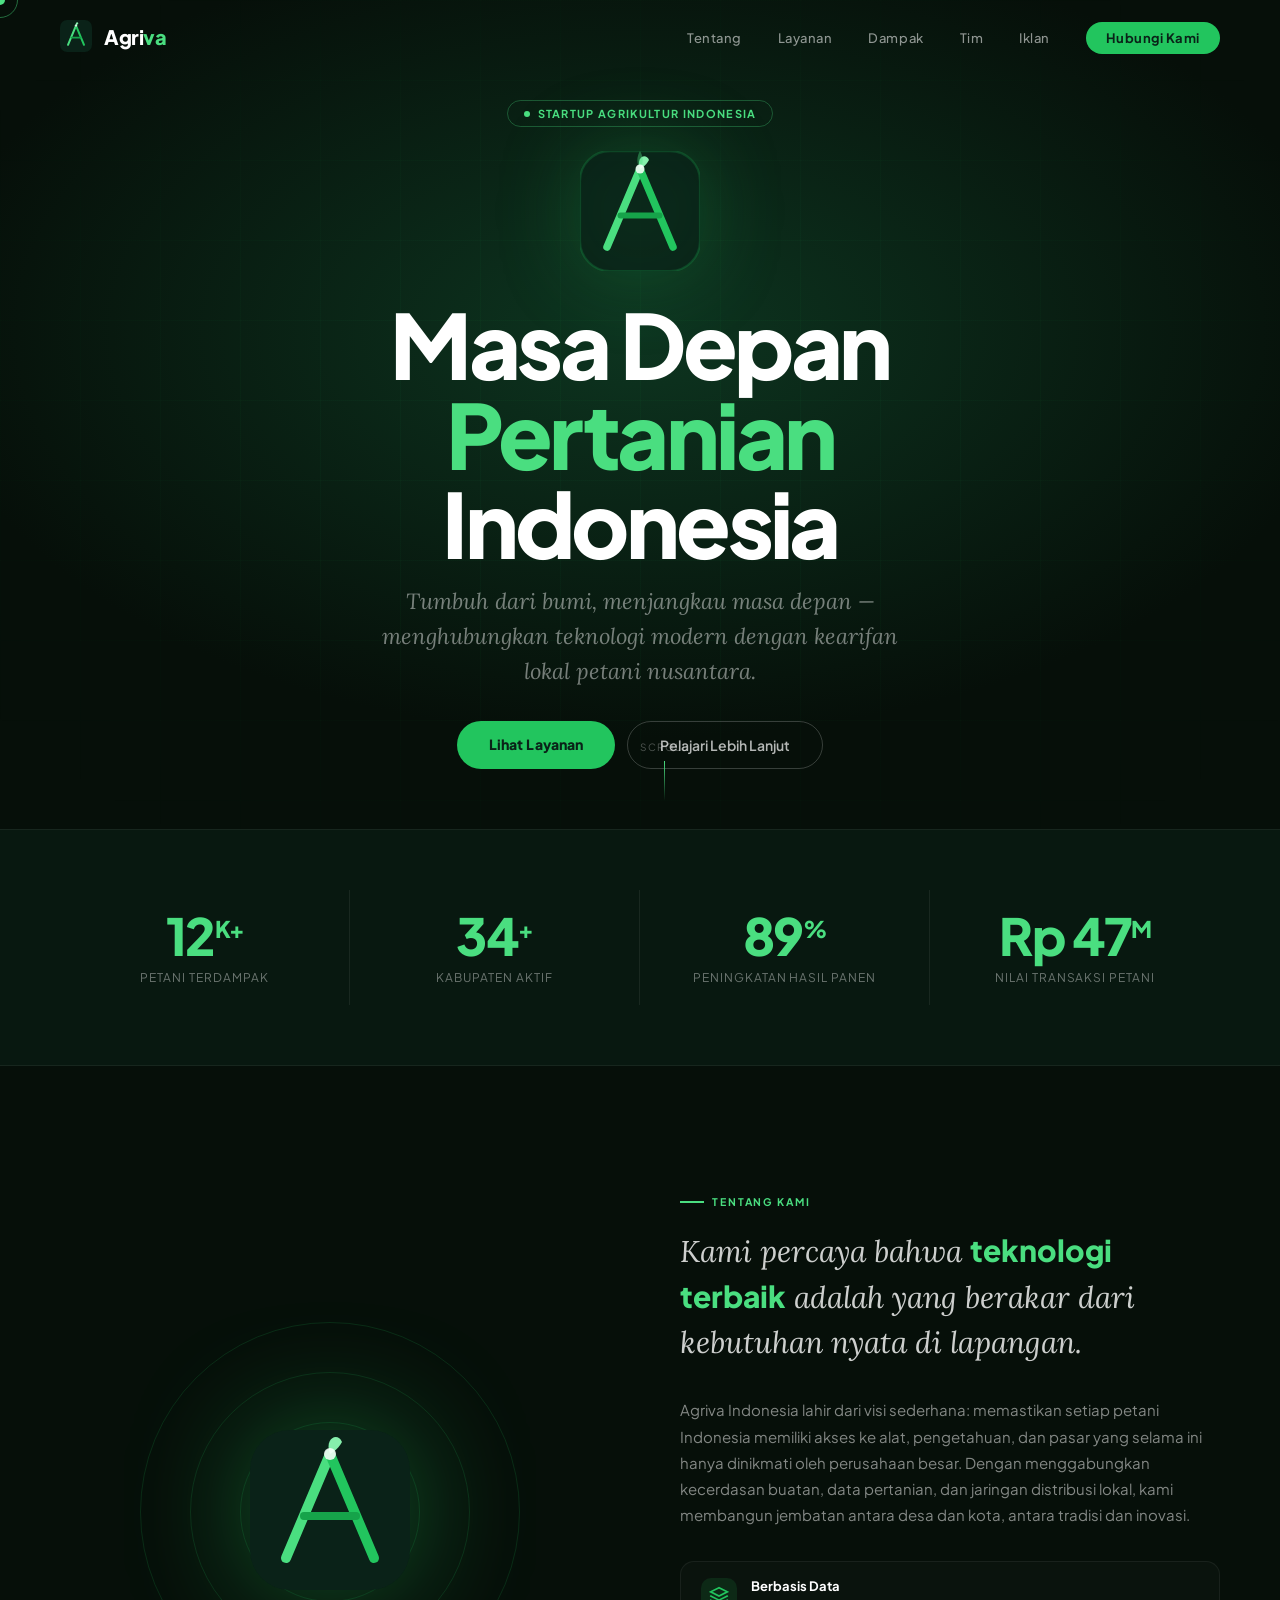
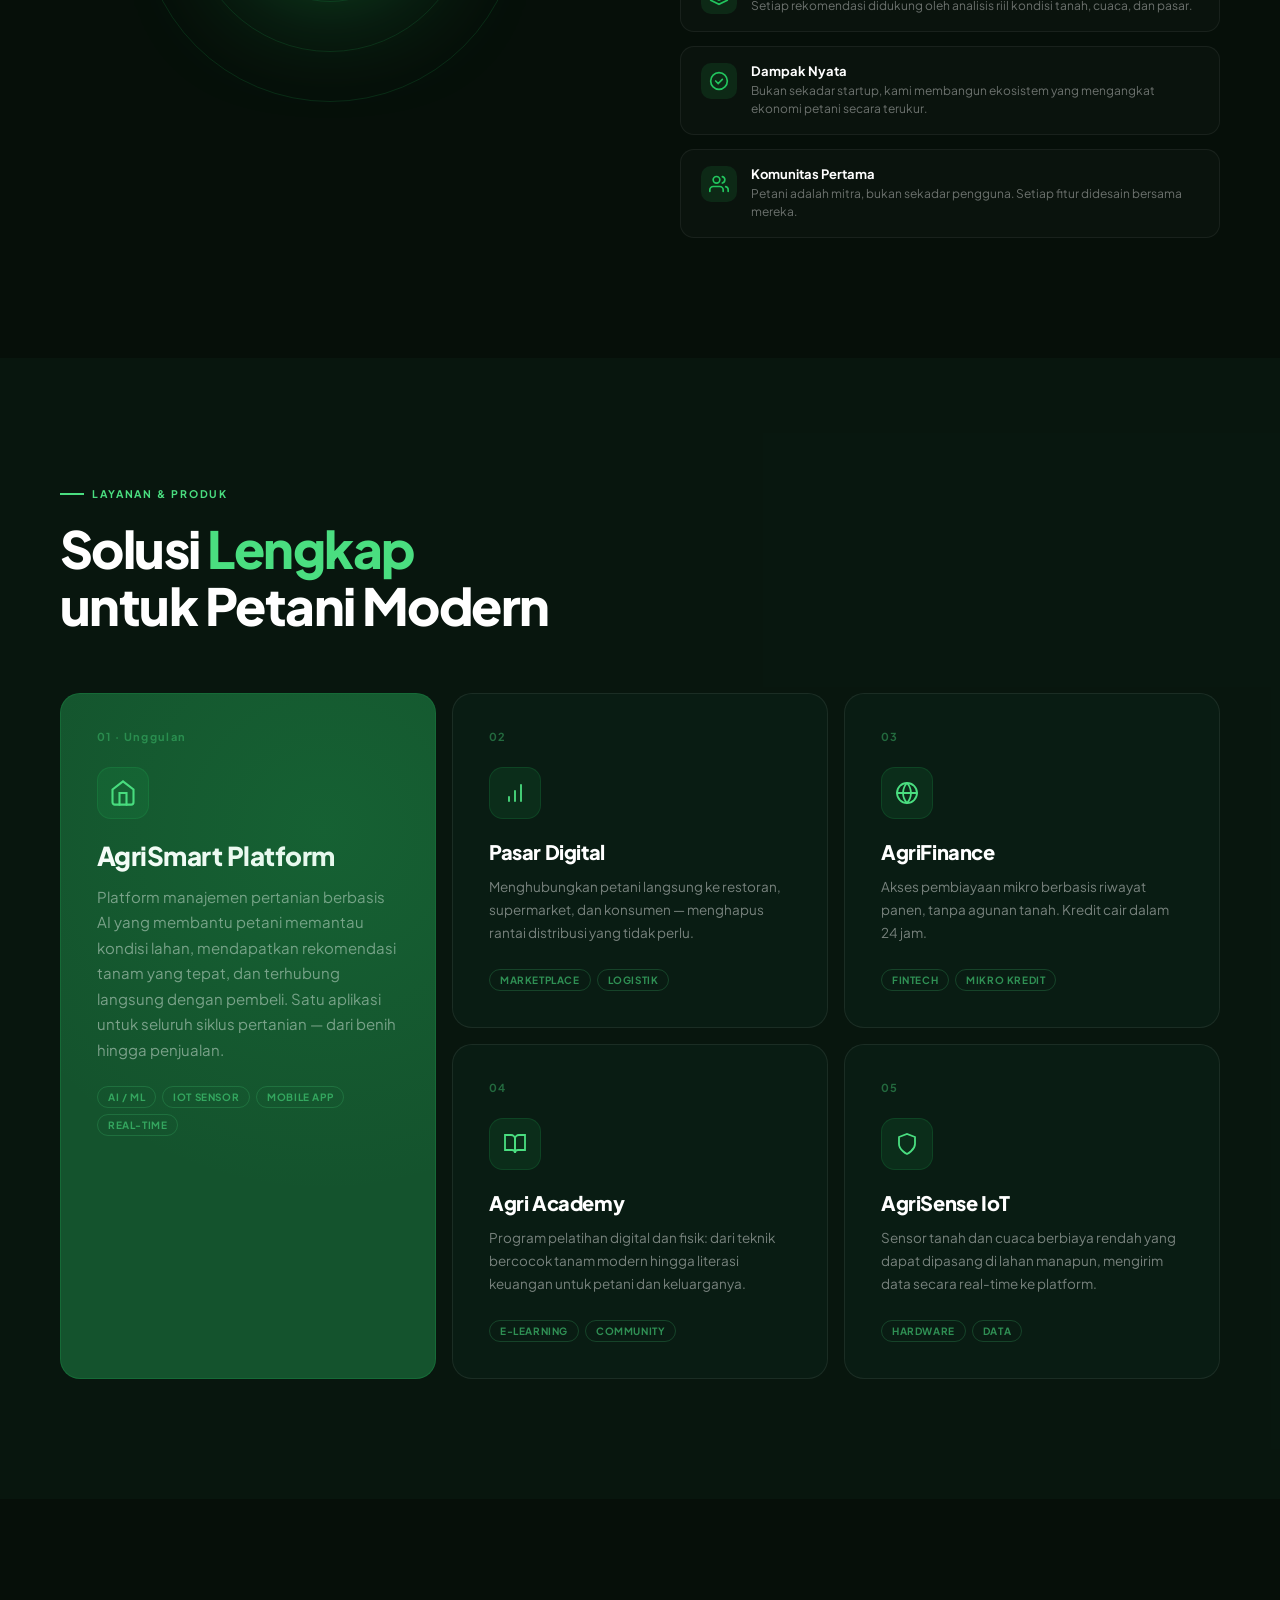
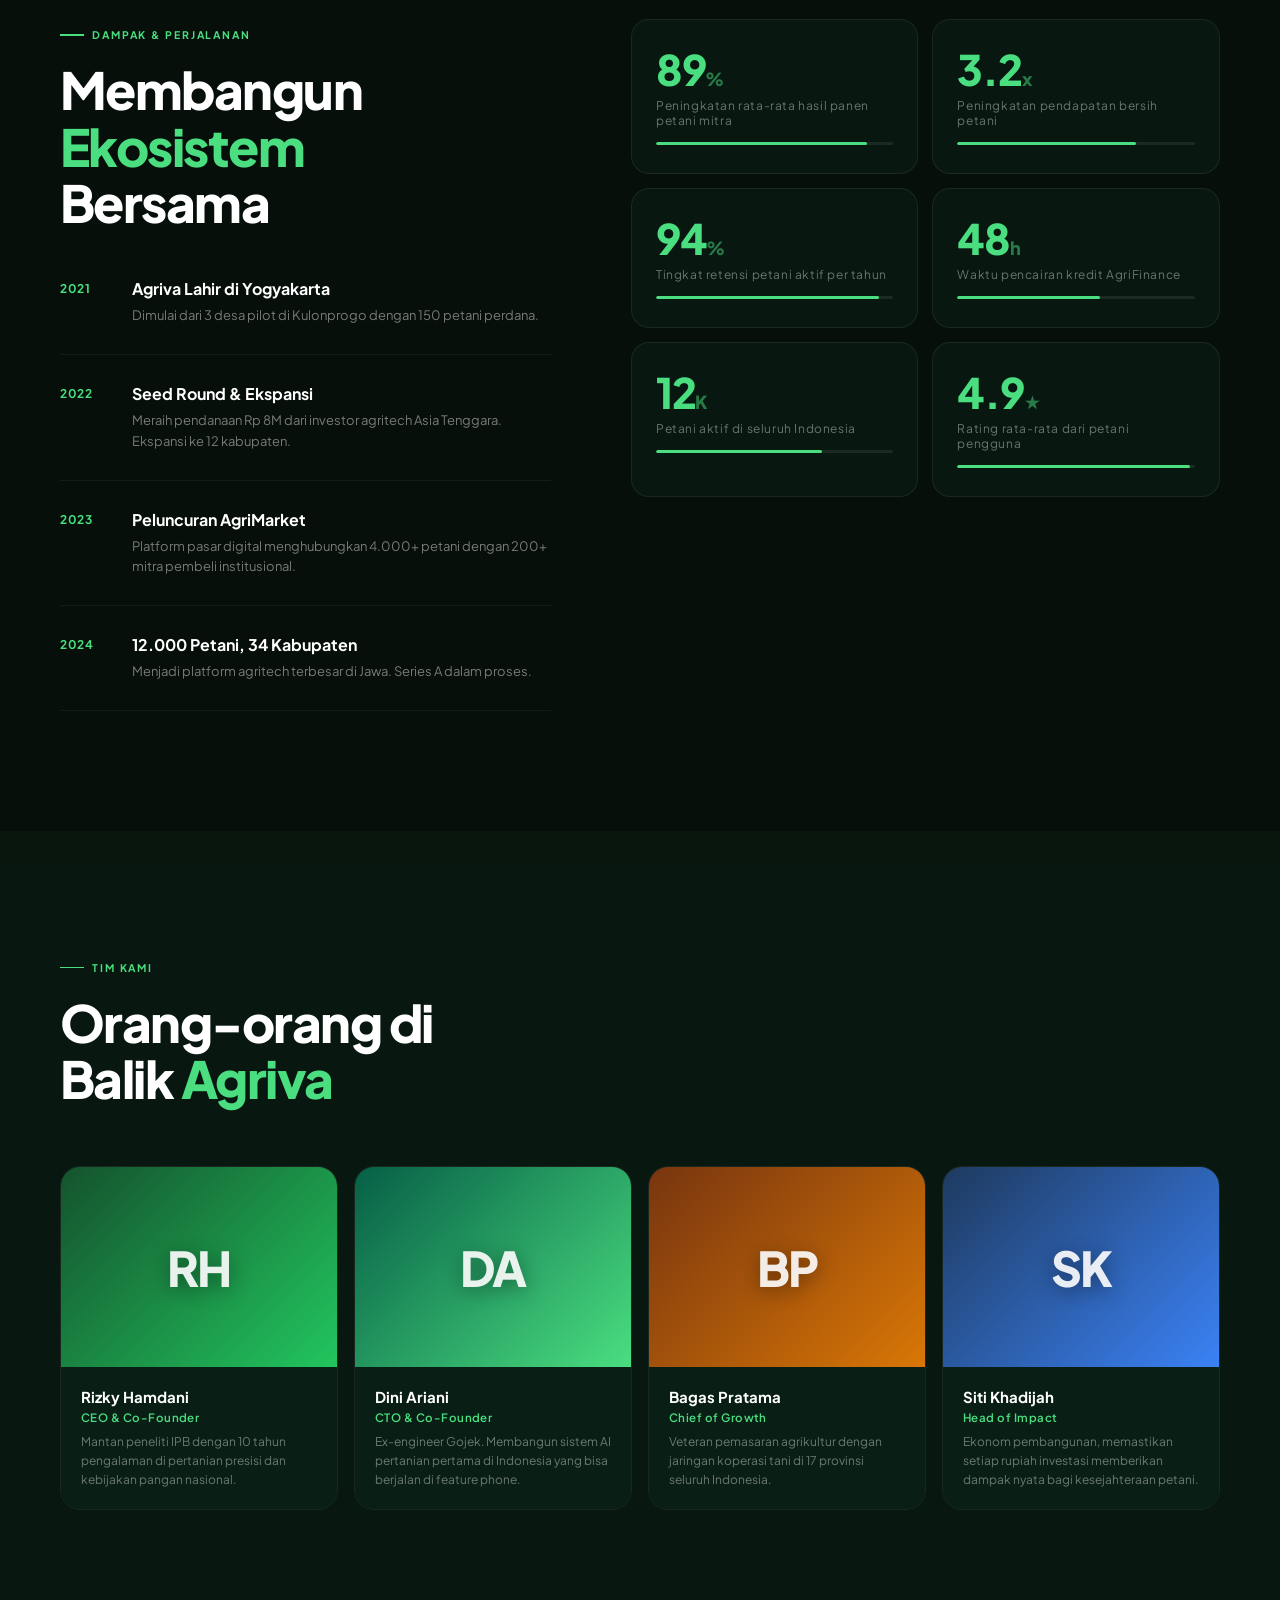
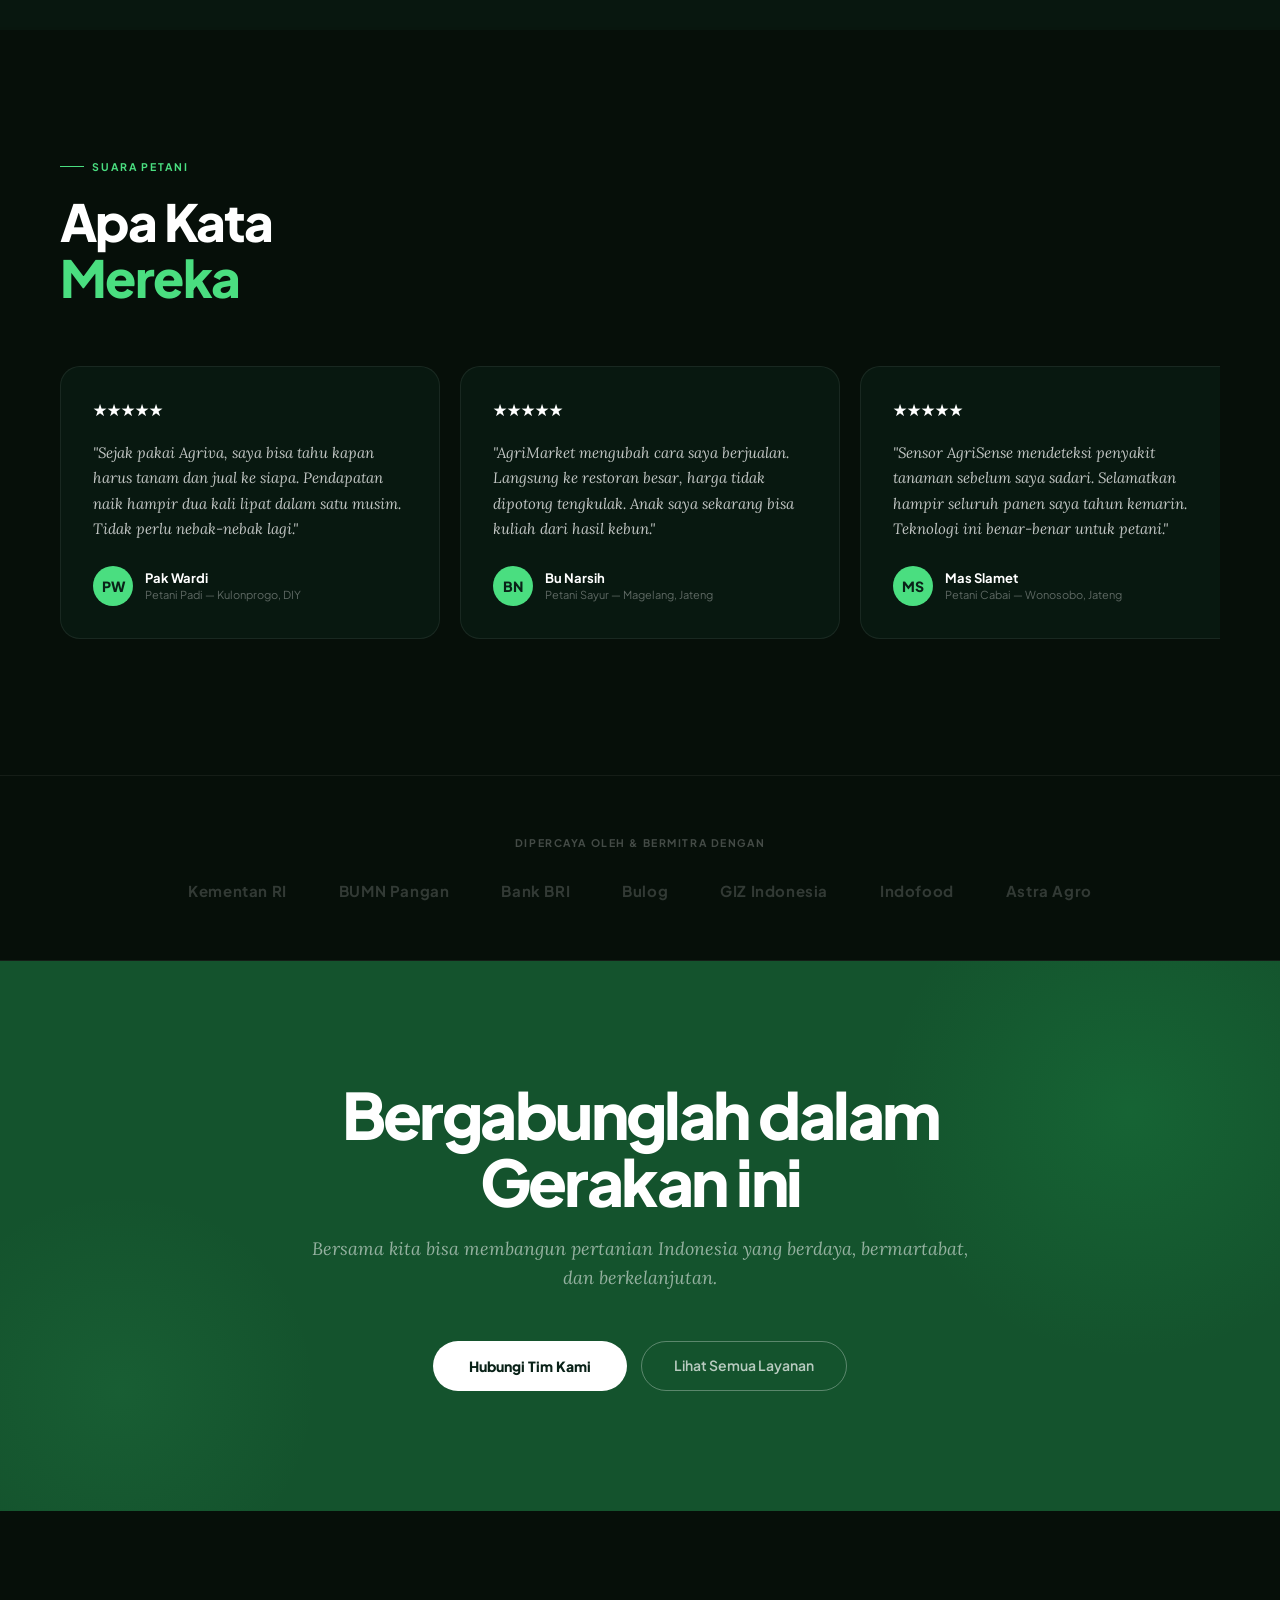
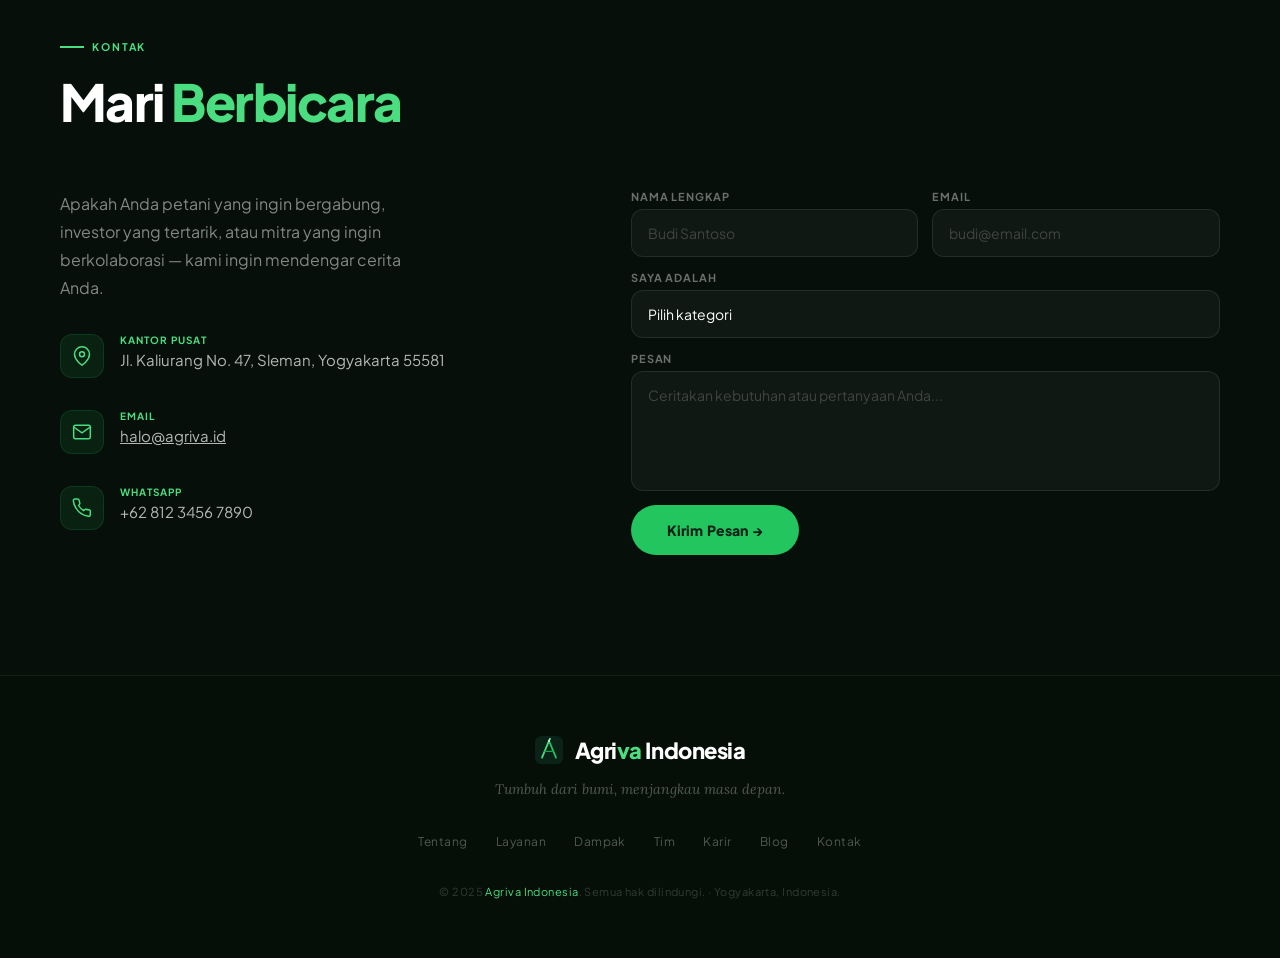
<file: index.html>
<!DOCTYPE html>
<html lang="id">
<head>
  <meta charset="UTF-8" />
  <meta name="viewport" content="width=device-width, initial-scale=1.0" />
  <meta name="description" content="Agriva Indonesia — Platform agritech yang menghubungkan teknologi modern dengan kearifan lokal petani nusantara." />
  <meta name="theme-color" content="#060F09" />

  <!-- Open Graph -->
  <meta property="og:title" content="Agriva Indonesia" />
  <meta property="og:description" content="Tumbuh dari bumi, menjangkau masa depan." />
  <meta property="og:type" content="website" />

  <title>Agriva Indonesia — Tumbuh dari Bumi, Menjangkau Masa Depan</title>

  <!-- Fonts -->
  <link rel="preconnect" href="https://fonts.googleapis.com" />
  <link rel="preconnect" href="https://fonts.gstatic.com" crossorigin />
  <link href="https://fonts.googleapis.com/css2?family=Plus+Jakarta+Sans:wght@300;400;500;600;700;800&family=Lora:ital,wght@0,400;0,600;1,400;1,600&display=swap" rel="stylesheet" />

  <!-- Styles -->
  <link rel="stylesheet" href="assets/css/main.css" />
</head>
<body>

  <!-- ══════════════════════════════════════
       CUSTOM CURSOR
  ══════════════════════════════════════ -->
  <div class="cursor" id="cursor" aria-hidden="true"></div>
  <div class="cursor-ring" id="cursorRing" aria-hidden="true"></div>

  <!-- ══════════════════════════════════════
       NAVIGATION
  ══════════════════════════════════════ -->
  <nav id="nav" role="navigation" aria-label="Navigasi utama">
    <a href="#" class="nav-logo" aria-label="Agriva Indonesia — Beranda">
      <svg width="32" height="32" viewBox="0 0 80 80" fill="none" aria-hidden="true">
        <rect width="80" height="80" rx="18" fill="#0A2218"/>
        <path d="M20 62L40 14" stroke="#4ADE80" stroke-width="5" stroke-linecap="round"/>
        <path d="M40 14L60 62" stroke="#22C55E" stroke-width="5" stroke-linecap="round"/>
        <path d="M28 44L52 44" stroke="#16A34A" stroke-width="4" stroke-linecap="round"/>
        <path d="M40 14C37 6 44 3 46 8C44 12 40 14 40 14Z" fill="#86EFAC"/>
        <circle cx="40" cy="14" r="3" fill="#fff" opacity=".8"/>
      </svg>
      <span class="nav-logo-name">Agri<span>va</span></span>
    </a>

    <ul class="nav-links" role="list">
      <li><a href="#about">Tentang</a></li>
      <li><a href="#services">Layanan</a></li>
      <li><a href="#impact">Dampak</a></li>
      <li><a href="#team">Tim</a></li>
      <li><a href="iklan.html">Iklan</a></li>
      <li><a href="#contact" class="nav-cta">Hubungi Kami</a></li>
    </ul>

    <button class="nav-hamburger" id="navHamburger" aria-label="Buka menu navigasi" aria-expanded="false" aria-controls="mobileMenu">
      <span></span>
      <span></span>
      <span></span>
    </button>
  </nav>

  <!-- Mobile Menu Drawer -->
  <div class="mobile-menu" id="mobileMenu" aria-hidden="true" role="dialog" aria-label="Menu navigasi mobile">
    <ul class="mobile-links" role="list">
      <li><a href="#about">Tentang</a></li>
      <li><a href="#services">Layanan</a></li>
      <li><a href="#impact">Dampak</a></li>
      <li><a href="#team">Tim</a></li>
      <li><a href="iklan.html">Iklan Produk</a></li>
      <li><a href="#contact" class="mobile-cta">Hubungi Kami</a></li>
    </ul>
  </div>
  <div class="mobile-overlay" id="mobileOverlay" aria-hidden="true"></div>

  <!-- ══════════════════════════════════════
       HERO
  ══════════════════════════════════════ -->
  <section class="hero" id="home" aria-label="Hero">
    <div class="hero-bg" aria-hidden="true"></div>
    <div class="hero-grid" aria-hidden="true"></div>
    <div id="particles" aria-hidden="true"></div>

    <div class="hero-badge">
      <div class="hero-badge-dot" aria-hidden="true"></div>
      Startup Agrikultur Indonesia
    </div>

    <div class="hero-mark" aria-hidden="true">
      <svg width="120" height="120" viewBox="0 0 80 80" fill="none">
        <rect width="80" height="80" rx="20" fill="rgba(10,34,24,.8)"/>
        <rect width="80" height="80" rx="20" fill="none" stroke="rgba(34,197,94,.2)" stroke-width="1.5"/>
        <path d="M18 64L40 12" stroke="#4ADE80" stroke-width="5" stroke-linecap="round"/>
        <path d="M40 12L62 64" stroke="#22C55E" stroke-width="5" stroke-linecap="round"/>
        <path d="M27 43L53 43" stroke="#16A34A" stroke-width="4" stroke-linecap="round"/>
        <path d="M40 12C37 4 44 1 46 6C44 10 40 12 40 12Z" fill="#86EFAC"/>
        <path d="M40 12C36 6 40 0 40 0C40 0 44 6 40 12Z" fill="#4ADE80" opacity=".4"/>
        <circle cx="40" cy="12" r="3" fill="#fff" opacity=".85"/>
      </svg>
    </div>

    <h1 class="hero-title">
      Masa Depan<br/><em>Pertanian</em><br/>Indonesia
    </h1>
    <p class="hero-sub">
      Tumbuh dari bumi, menjangkau masa depan — menghubungkan teknologi modern dengan kearifan lokal petani nusantara.
    </p>
    <div class="hero-actions">
      <a href="#services" class="btn-primary">Lihat Layanan</a>
      <a href="#about" class="btn-ghost">Pelajari Lebih Lanjut</a>
    </div>

    <div class="hero-scroll" aria-hidden="true">
      <span>Scroll</span>
      <div class="scroll-line"></div>
    </div>
  </section>

  <!-- ══════════════════════════════════════
       STATS
  ══════════════════════════════════════ -->
  <div class="stats" role="region" aria-label="Statistik dampak">
    <div class="stats-inner">
      <div class="stat-item reveal">
        <div class="stat-num"><span class="count" data-target="12">0</span><sup>K+</sup></div>
        <div class="stat-label">Petani Terdampak</div>
      </div>
      <div class="stat-item reveal" style="transition-delay:.1s">
        <div class="stat-num"><span class="count" data-target="34">0</span><sup>+</sup></div>
        <div class="stat-label">Kabupaten Aktif</div>
      </div>
      <div class="stat-item reveal" style="transition-delay:.2s">
        <div class="stat-num"><span class="count" data-target="89">0</span><sup>%</sup></div>
        <div class="stat-label">Peningkatan Hasil Panen</div>
      </div>
      <div class="stat-item reveal" style="transition-delay:.3s">
        <div class="stat-num">Rp <span class="count" data-target="47">0</span><sup>M</sup></div>
        <div class="stat-label">Nilai Transaksi Petani</div>
      </div>
    </div>
  </div>

  <!-- ══════════════════════════════════════
       ABOUT
  ══════════════════════════════════════ -->
  <section class="about" id="about" aria-labelledby="about-title">
    <div class="section-inner about-grid">

      <div class="about-visual reveal" aria-hidden="true">
        <div class="about-ring" style="width:380px;height:380px;top:50%;left:50%;transform:translate(-50%,-50%);"></div>
        <div class="about-ring" style="width:280px;height:280px;top:50%;left:50%;transform:translate(-50%,-50%);animation-delay:.8s;"></div>
        <div class="about-ring" style="width:180px;height:180px;top:50%;left:50%;transform:translate(-50%,-50%);animation-delay:1.6s;"></div>
        <div class="about-mark">
          <svg width="160" height="160" viewBox="0 0 80 80" fill="none">
            <rect width="80" height="80" rx="20" fill="#0A2218"/>
            <path d="M18 64L40 12" stroke="#4ADE80" stroke-width="5" stroke-linecap="round"/>
            <path d="M40 12L62 64" stroke="#22C55E" stroke-width="5" stroke-linecap="round"/>
            <path d="M27 43L53 43" stroke="#16A34A" stroke-width="4" stroke-linecap="round"/>
            <path d="M40 12C37 4 44 1 46 6C44 10 40 12 40 12Z" fill="#86EFAC"/>
            <circle cx="40" cy="12" r="3" fill="#fff" opacity=".85"/>
          </svg>
        </div>
      </div>

      <div class="reveal" style="transition-delay:.15s">
        <div class="section-tag">Tentang Kami</div>
        <p class="about-quote" id="about-title">
          Kami percaya bahwa <strong>teknologi terbaik</strong> adalah yang berakar dari kebutuhan nyata di lapangan.
        </p>
        <p class="about-body">
          Agriva Indonesia lahir dari visi sederhana: memastikan setiap petani Indonesia memiliki akses ke alat, pengetahuan, dan pasar yang selama ini hanya dinikmati oleh perusahaan besar. Dengan menggabungkan kecerdasan buatan, data pertanian, dan jaringan distribusi lokal, kami membangun jembatan antara desa dan kota, antara tradisi dan inovasi.
        </p>
        <div class="about-values">
          <div class="value-item">
            <div class="value-icon" aria-hidden="true">
              <svg width="20" height="20" viewBox="0 0 24 24" fill="none" stroke="#22C55E" stroke-width="2" stroke-linecap="round">
                <path d="M12 2L2 7l10 5 10-5-10-5z"/><path d="M2 17l10 5 10-5"/><path d="M2 12l10 5 10-5"/>
              </svg>
            </div>
            <div>
              <div class="value-title">Berbasis Data</div>
              <div class="value-desc">Setiap rekomendasi didukung oleh analisis riil kondisi tanah, cuaca, dan pasar.</div>
            </div>
          </div>
          <div class="value-item">
            <div class="value-icon" aria-hidden="true">
              <svg width="20" height="20" viewBox="0 0 24 24" fill="none" stroke="#22C55E" stroke-width="2" stroke-linecap="round">
                <circle cx="12" cy="12" r="10"/><path d="M8 12l3 3 5-5"/>
              </svg>
            </div>
            <div>
              <div class="value-title">Dampak Nyata</div>
              <div class="value-desc">Bukan sekadar startup, kami membangun ekosistem yang mengangkat ekonomi petani secara terukur.</div>
            </div>
          </div>
          <div class="value-item">
            <div class="value-icon" aria-hidden="true">
              <svg width="20" height="20" viewBox="0 0 24 24" fill="none" stroke="#22C55E" stroke-width="2" stroke-linecap="round">
                <path d="M17 21v-2a4 4 0 0 0-4-4H5a4 4 0 0 0-4 4v2"/><circle cx="9" cy="7" r="4"/>
                <path d="M23 21v-2a4 4 0 0 0-3-3.87"/><path d="M16 3.13a4 4 0 0 1 0 7.75"/>
              </svg>
            </div>
            <div>
              <div class="value-title">Komunitas Pertama</div>
              <div class="value-desc">Petani adalah mitra, bukan sekadar pengguna. Setiap fitur didesain bersama mereka.</div>
            </div>
          </div>
        </div>
      </div>

    </div>
  </section>

  <!-- ══════════════════════════════════════
       SERVICES
  ══════════════════════════════════════ -->
  <section class="services" id="services" aria-labelledby="services-title">
    <div class="section-inner">
      <div class="reveal">
        <div class="section-tag">Layanan & Produk</div>
        <h2 class="section-title" id="services-title">Solusi <em>Lengkap</em><br/>untuk Petani Modern</h2>
      </div>
      <div class="services-grid">

        <div class="service-card featured reveal" style="transition-delay:.05s">
          <div class="service-num">01 · Unggulan</div>
          <div class="service-icon" aria-hidden="true">
            <svg width="28" height="28" viewBox="0 0 24 24" fill="none" stroke="#4ADE80" stroke-width="1.8" stroke-linecap="round">
              <path d="M3 9l9-7 9 7v11a2 2 0 0 1-2 2H5a2 2 0 0 1-2-2z"/><polyline points="9,22 9,12 15,12 15,22"/>
            </svg>
          </div>
          <div class="service-title">AgriSmart Platform</div>
          <div class="service-body">Platform manajemen pertanian berbasis AI yang membantu petani memantau kondisi lahan, mendapatkan rekomendasi tanam yang tepat, dan terhubung langsung dengan pembeli. Satu aplikasi untuk seluruh siklus pertanian — dari benih hingga penjualan.</div>
          <div class="service-tags">
            <span class="tag">AI / ML</span>
            <span class="tag">IoT Sensor</span>
            <span class="tag">Mobile App</span>
            <span class="tag">Real-time</span>
          </div>
        </div>

        <div class="service-card reveal" style="transition-delay:.1s">
          <div class="service-num">02</div>
          <div class="service-icon" aria-hidden="true">
            <svg width="24" height="24" viewBox="0 0 24 24" fill="none" stroke="#4ADE80" stroke-width="1.8" stroke-linecap="round">
              <line x1="12" y1="20" x2="12" y2="10"/><line x1="18" y1="20" x2="18" y2="4"/><line x1="6" y1="20" x2="6" y2="16"/>
            </svg>
          </div>
          <div class="service-title">Pasar Digital</div>
          <div class="service-body">Menghubungkan petani langsung ke restoran, supermarket, dan konsumen — menghapus rantai distribusi yang tidak perlu.</div>
          <div class="service-tags">
            <span class="tag">Marketplace</span>
            <span class="tag">Logistik</span>
          </div>
        </div>

        <div class="service-card reveal" style="transition-delay:.15s">
          <div class="service-num">03</div>
          <div class="service-icon" aria-hidden="true">
            <svg width="24" height="24" viewBox="0 0 24 24" fill="none" stroke="#4ADE80" stroke-width="1.8" stroke-linecap="round">
              <circle cx="12" cy="12" r="10"/><path d="M2 12h20"/>
              <path d="M12 2a15.3 15.3 0 0 1 4 10 15.3 15.3 0 0 1-4 10 15.3 15.3 0 0 1-4-10 15.3 15.3 0 0 1 4-10z"/>
            </svg>
          </div>
          <div class="service-title">AgriFinance</div>
          <div class="service-body">Akses pembiayaan mikro berbasis riwayat panen, tanpa agunan tanah. Kredit cair dalam 24 jam.</div>
          <div class="service-tags">
            <span class="tag">Fintech</span>
            <span class="tag">Mikro Kredit</span>
          </div>
        </div>

        <div class="service-card reveal" style="transition-delay:.2s">
          <div class="service-num">04</div>
          <div class="service-icon" aria-hidden="true">
            <svg width="24" height="24" viewBox="0 0 24 24" fill="none" stroke="#4ADE80" stroke-width="1.8" stroke-linecap="round">
              <path d="M2 3h6a4 4 0 0 1 4 4v14a3 3 0 0 0-3-3H2z"/><path d="M22 3h-6a4 4 0 0 0-4 4v14a3 3 0 0 1 3-3h7z"/>
            </svg>
          </div>
          <div class="service-title">Agri Academy</div>
          <div class="service-body">Program pelatihan digital dan fisik: dari teknik bercocok tanam modern hingga literasi keuangan untuk petani dan keluarganya.</div>
          <div class="service-tags">
            <span class="tag">E-learning</span>
            <span class="tag">Community</span>
          </div>
        </div>

        <div class="service-card reveal" style="transition-delay:.25s">
          <div class="service-num">05</div>
          <div class="service-icon" aria-hidden="true">
            <svg width="24" height="24" viewBox="0 0 24 24" fill="none" stroke="#4ADE80" stroke-width="1.8" stroke-linecap="round">
              <path d="M12 22s8-4 8-10V5l-8-3-8 3v7c0 6 8 10 8 10z"/>
            </svg>
          </div>
          <div class="service-title">AgriSense IoT</div>
          <div class="service-body">Sensor tanah dan cuaca berbiaya rendah yang dapat dipasang di lahan manapun, mengirim data secara real-time ke platform.</div>
          <div class="service-tags">
            <span class="tag">Hardware</span>
            <span class="tag">Data</span>
          </div>
        </div>

      </div>
    </div>
  </section>

  <!-- ══════════════════════════════════════
       IMPACT
  ══════════════════════════════════════ -->
  <section class="impact" id="impact" aria-labelledby="impact-title">
    <div class="section-inner">
      <div class="impact-inner">

        <div class="impact-left reveal">
          <div class="section-tag">Dampak & Perjalanan</div>
          <h2 class="section-title" id="impact-title">Membangun<br/><em>Ekosistem</em><br/>Bersama</h2>
          <div class="impact-list">
            <div class="impact-item">
              <div class="impact-year">2021</div>
              <div>
                <div class="impact-content-title">Agriva Lahir di Yogyakarta</div>
                <div class="impact-content-body">Dimulai dari 3 desa pilot di Kulonprogo dengan 150 petani perdana.</div>
              </div>
            </div>
            <div class="impact-item">
              <div class="impact-year">2022</div>
              <div>
                <div class="impact-content-title">Seed Round & Ekspansi</div>
                <div class="impact-content-body">Meraih pendanaan Rp 8M dari investor agritech Asia Tenggara. Ekspansi ke 12 kabupaten.</div>
              </div>
            </div>
            <div class="impact-item">
              <div class="impact-year">2023</div>
              <div>
                <div class="impact-content-title">Peluncuran AgriMarket</div>
                <div class="impact-content-body">Platform pasar digital menghubungkan 4.000+ petani dengan 200+ mitra pembeli institusional.</div>
              </div>
            </div>
            <div class="impact-item">
              <div class="impact-year">2024</div>
              <div>
                <div class="impact-content-title">12.000 Petani, 34 Kabupaten</div>
                <div class="impact-content-body">Menjadi platform agritech terbesar di Jawa. Series A dalam proses.</div>
              </div>
            </div>
          </div>
        </div>

        <div class="impact-metrics reveal" style="transition-delay:.2s">
          <div class="metric-card">
            <div class="metric-num">89<span class="metric-unit">%</span></div>
            <div class="metric-label">Peningkatan rata-rata hasil panen petani mitra</div>
            <div class="metric-bar"><div class="metric-bar-fill" style="width:89%"></div></div>
          </div>
          <div class="metric-card">
            <div class="metric-num">3.2<span class="metric-unit">x</span></div>
            <div class="metric-label">Peningkatan pendapatan bersih petani</div>
            <div class="metric-bar"><div class="metric-bar-fill" style="width:75%"></div></div>
          </div>
          <div class="metric-card">
            <div class="metric-num">94<span class="metric-unit">%</span></div>
            <div class="metric-label">Tingkat retensi petani aktif per tahun</div>
            <div class="metric-bar"><div class="metric-bar-fill" style="width:94%"></div></div>
          </div>
          <div class="metric-card">
            <div class="metric-num">48<span class="metric-unit">h</span></div>
            <div class="metric-label">Waktu pencairan kredit AgriFinance</div>
            <div class="metric-bar"><div class="metric-bar-fill" style="width:60%"></div></div>
          </div>
          <div class="metric-card">
            <div class="metric-num">12<span class="metric-unit">K</span></div>
            <div class="metric-label">Petani aktif di seluruh Indonesia</div>
            <div class="metric-bar"><div class="metric-bar-fill" style="width:70%"></div></div>
          </div>
          <div class="metric-card">
            <div class="metric-num">4.9<span class="metric-unit">★</span></div>
            <div class="metric-label">Rating rata-rata dari petani pengguna</div>
            <div class="metric-bar"><div class="metric-bar-fill" style="width:98%"></div></div>
          </div>
        </div>

      </div>
    </div>
  </section>

  <!-- ══════════════════════════════════════
       TEAM
  ══════════════════════════════════════ -->
  <section class="team" id="team" aria-labelledby="team-title">
    <div class="section-inner">
      <div class="reveal">
        <div class="section-tag">Tim Kami</div>
        <h2 class="section-title" id="team-title">Orang-orang di<br/>Balik <em>Agriva</em></h2>
      </div>
      <div class="team-grid">

        <div class="team-card reveal" style="transition-delay:.05s">
          <div class="team-avatar">
            <div class="team-avatar-bg" style="background:linear-gradient(135deg,#14532D,#22C55E);"></div>
            <div class="team-avatar-initials">RH</div>
          </div>
          <div class="team-info">
            <div class="team-name">Rizky Hamdani</div>
            <div class="team-role">CEO & Co-Founder</div>
            <div class="team-bio">Mantan peneliti IPB dengan 10 tahun pengalaman di pertanian presisi dan kebijakan pangan nasional.</div>
          </div>
        </div>

        <div class="team-card reveal" style="transition-delay:.1s">
          <div class="team-avatar">
            <div class="team-avatar-bg" style="background:linear-gradient(135deg,#065F46,#4ADE80);"></div>
            <div class="team-avatar-initials">DA</div>
          </div>
          <div class="team-info">
            <div class="team-name">Dini Ariani</div>
            <div class="team-role">CTO & Co-Founder</div>
            <div class="team-bio">Ex-engineer Gojek. Membangun sistem AI pertanian pertama di Indonesia yang bisa berjalan di feature phone.</div>
          </div>
        </div>

        <div class="team-card reveal" style="transition-delay:.15s">
          <div class="team-avatar">
            <div class="team-avatar-bg" style="background:linear-gradient(135deg,#78350F,#D97706);"></div>
            <div class="team-avatar-initials">BP</div>
          </div>
          <div class="team-info">
            <div class="team-name">Bagas Pratama</div>
            <div class="team-role">Chief of Growth</div>
            <div class="team-bio">Veteran pemasaran agrikultur dengan jaringan koperasi tani di 17 provinsi seluruh Indonesia.</div>
          </div>
        </div>

        <div class="team-card reveal" style="transition-delay:.2s">
          <div class="team-avatar">
            <div class="team-avatar-bg" style="background:linear-gradient(135deg,#1E3A5F,#3B82F6);"></div>
            <div class="team-avatar-initials">SK</div>
          </div>
          <div class="team-info">
            <div class="team-name">Siti Khadijah</div>
            <div class="team-role">Head of Impact</div>
            <div class="team-bio">Ekonom pembangunan, memastikan setiap rupiah investasi memberikan dampak nyata bagi kesejahteraan petani.</div>
          </div>
        </div>

      </div>
    </div>
  </section>

  <!-- ══════════════════════════════════════
       TESTIMONIALS
  ══════════════════════════════════════ -->
  <section class="testimonials" aria-labelledby="testi-title">
    <div class="section-inner">
      <div class="reveal">
        <div class="section-tag">Suara Petani</div>
        <h2 class="section-title" id="testi-title">Apa Kata<br/><em>Mereka</em></h2>
      </div>
    </div>
    <div class="testimonials-scroll" id="testiScroll" role="list" aria-label="Testimoni petani">
      <div style="flex-shrink:0;width:60px;" aria-hidden="true"></div>

      <article class="testi-card" role="listitem">
        <div class="testi-stars" aria-label="5 bintang">★★★★★</div>
        <blockquote class="testi-quote">"Sejak pakai Agriva, saya bisa tahu kapan harus tanam dan jual ke siapa. Pendapatan naik hampir dua kali lipat dalam satu musim. Tidak perlu nebak-nebak lagi."</blockquote>
        <div class="testi-author">
          <div class="testi-avatar" aria-hidden="true">PW</div>
          <div>
            <div class="testi-name">Pak Wardi</div>
            <div class="testi-org">Petani Padi — Kulonprogo, DIY</div>
          </div>
        </div>
      </article>

      <article class="testi-card" role="listitem">
        <div class="testi-stars" aria-label="5 bintang">★★★★★</div>
        <blockquote class="testi-quote">"AgriMarket mengubah cara saya berjualan. Langsung ke restoran besar, harga tidak dipotong tengkulak. Anak saya sekarang bisa kuliah dari hasil kebun."</blockquote>
        <div class="testi-author">
          <div class="testi-avatar" aria-hidden="true">BN</div>
          <div>
            <div class="testi-name">Bu Narsih</div>
            <div class="testi-org">Petani Sayur — Magelang, Jateng</div>
          </div>
        </div>
      </article>

      <article class="testi-card" role="listitem">
        <div class="testi-stars" aria-label="5 bintang">★★★★★</div>
        <blockquote class="testi-quote">"Sensor AgriSense mendeteksi penyakit tanaman sebelum saya sadari. Selamatkan hampir seluruh panen saya tahun kemarin. Teknologi ini benar-benar untuk petani."</blockquote>
        <div class="testi-author">
          <div class="testi-avatar" aria-hidden="true">MS</div>
          <div>
            <div class="testi-name">Mas Slamet</div>
            <div class="testi-org">Petani Cabai — Wonosobo, Jateng</div>
          </div>
        </div>
      </article>

      <article class="testi-card" role="listitem">
        <div class="testi-stars" aria-label="5 bintang">★★★★★</div>
        <blockquote class="testi-quote">"Kredit AgriFinance cair dalam 2 hari. Tidak perlu jaminan sertifikat tanah. Saya bisa beli pupuk dan bibit di awal musim, tidak pinjam dari rentenir lagi."</blockquote>
        <div class="testi-author">
          <div class="testi-avatar" aria-hidden="true">KR</div>
          <div>
            <div class="testi-name">Kang Rohman</div>
            <div class="testi-org">Petani Jagung — Garut, Jabar</div>
          </div>
        </div>
      </article>

      <article class="testi-card" role="listitem">
        <div class="testi-stars" aria-label="5 bintang">★★★★★</div>
        <blockquote class="testi-quote">"Agri Academy mengajarkan saya teknik fermentasi pupuk organik. Biaya produksi turun 40%, tanah makin sehat dari tahun ke tahun. Ilmu yang sangat berharga."</blockquote>
        <div class="testi-author">
          <div class="testi-avatar" aria-hidden="true">YS</div>
          <div>
            <div class="testi-name">Yuli Susanto</div>
            <div class="testi-org">Petani Organik — Malang, Jatim</div>
          </div>
        </div>
      </article>

      <div style="flex-shrink:0;width:60px;" aria-hidden="true"></div>
    </div>
  </section>

  <!-- ══════════════════════════════════════
       PARTNERS
  ══════════════════════════════════════ -->
  <div class="partners" role="region" aria-label="Mitra dan partner">
    <div class="partners-label">Dipercaya oleh & Bermitra dengan</div>
    <div class="partners-row">
      <span class="partner-name">Kementan RI</span>
      <span class="partner-name">BUMN Pangan</span>
      <span class="partner-name">Bank BRI</span>
      <span class="partner-name">Bulog</span>
      <span class="partner-name">GIZ Indonesia</span>
      <span class="partner-name">Indofood</span>
      <span class="partner-name">Astra Agro</span>
    </div>
  </div>

  <!-- ══════════════════════════════════════
       CTA
  ══════════════════════════════════════ -->
  <section class="cta-section" aria-labelledby="cta-title">
    <div class="cta-inner reveal">
      <h2 class="cta-title" id="cta-title">Bergabunglah dalam Gerakan ini</h2>
      <p class="cta-sub">Bersama kita bisa membangun pertanian Indonesia yang berdaya, bermartabat, dan berkelanjutan.</p>
      <div class="cta-actions">
        <a href="#contact" class="btn-white">Hubungi Tim Kami</a>
        <a href="#services" class="btn-ghost" style="border-color:rgba(255,255,255,.3);color:rgba(255,255,255,.7);">Lihat Semua Layanan</a>
      </div>
    </div>
  </section>

  <!-- ══════════════════════════════════════
       CONTACT
  ══════════════════════════════════════ -->
  <section class="contact" id="contact" aria-labelledby="contact-title">
    <div class="section-inner">
      <div class="reveal">
        <div class="section-tag">Kontak</div>
        <h2 class="section-title" id="contact-title">Mari <em>Berbicara</em></h2>
      </div>
      <div class="contact-grid" style="margin-top:60px;">

        <div class="contact-info reveal" style="transition-delay:.1s">
          <p style="font-size:16px;color:rgba(255,255,255,.5);line-height:1.75;max-width:380px;">
            Apakah Anda petani yang ingin bergabung, investor yang tertarik, atau mitra yang ingin berkolaborasi — kami ingin mendengar cerita Anda.
          </p>
          <div class="contact-item">
            <div class="contact-icon" aria-hidden="true">
              <svg width="20" height="20" viewBox="0 0 24 24" fill="none" stroke="#4ADE80" stroke-width="1.8" stroke-linecap="round">
                <path d="M21 10c0 7-9 13-9 13s-9-6-9-13a9 9 0 0 1 18 0z"/><circle cx="12" cy="10" r="3"/>
              </svg>
            </div>
            <div>
              <div class="contact-label">Kantor Pusat</div>
              <div class="contact-value">Jl. Kaliurang No. 47, Sleman, Yogyakarta 55581</div>
            </div>
          </div>
          <div class="contact-item">
            <div class="contact-icon" aria-hidden="true">
              <svg width="20" height="20" viewBox="0 0 24 24" fill="none" stroke="#4ADE80" stroke-width="1.8" stroke-linecap="round">
                <path d="M4 4h16c1.1 0 2 .9 2 2v12c0 1.1-.9 2-2 2H4c-1.1 0-2-.9-2-2V6c0-1.1.9-2 2-2z"/><polyline points="22,6 12,13 2,6"/>
              </svg>
            </div>
            <div>
              <div class="contact-label">Email</div>
              <div class="contact-value"><a href="mailto:halo@agriva.id" style="color:inherit;">halo@agriva.id</a></div>
            </div>
          </div>
          <div class="contact-item">
            <div class="contact-icon" aria-hidden="true">
              <svg width="20" height="20" viewBox="0 0 24 24" fill="none" stroke="#4ADE80" stroke-width="1.8" stroke-linecap="round">
                <path d="M22 16.92v3a2 2 0 0 1-2.18 2 19.79 19.79 0 0 1-8.63-3.07A19.5 19.5 0 0 1 4.69 12 19.79 19.79 0 0 1 1.61 3.45 2 2 0 0 1 3.6 1.27h3a2 2 0 0 1 2 1.72 12.84 12.84 0 0 0 .7 2.81 2 2 0 0 1-.45 2.11L7.91 9a16 16 0 0 0 6.09 6.09l1.09-1.09a2 2 0 0 1 2.11-.45 12.84 12.84 0 0 0 2.81.7A2 2 0 0 1 22 16.92z"/>
              </svg>
            </div>
            <div>
              <div class="contact-label">WhatsApp</div>
              <div class="contact-value">+62 812 3456 7890</div>
            </div>
          </div>
        </div>

        <div class="reveal" style="transition-delay:.2s">
          <div class="form">
            <div class="form-row">
              <div class="form-group">
                <label class="form-label" for="input-name">Nama Lengkap</label>
                <input id="input-name" type="text" class="form-input" placeholder="Budi Santoso" autocomplete="name" />
              </div>
              <div class="form-group">
                <label class="form-label" for="input-email">Email</label>
                <input id="input-email" type="email" class="form-input" placeholder="budi@email.com" autocomplete="email" />
              </div>
            </div>
            <div class="form-group">
              <label class="form-label" for="input-role">Saya adalah</label>
              <select id="input-role" class="form-input" style="appearance:none;">
                <option value="" disabled selected>Pilih kategori</option>
                <option>Petani / Kelompok Tani</option>
                <option>Calon Investor</option>
                <option>Mitra Bisnis / Distributor</option>
                <option>Media / Jurnalis</option>
                <option>Lainnya</option>
              </select>
            </div>
            <div class="form-group">
              <label class="form-label" for="input-message">Pesan</label>
              <textarea id="input-message" class="form-textarea" placeholder="Ceritakan kebutuhan atau pertanyaan Anda..."></textarea>
            </div>
            <button type="button" class="form-submit">Kirim Pesan →</button>
          </div>
        </div>

      </div>
    </div>
  </section>

  <!-- ══════════════════════════════════════
       FOOTER
  ══════════════════════════════════════ -->
  <footer role="contentinfo">
    <div class="footer-logo">
      <svg width="28" height="28" viewBox="0 0 80 80" fill="none" aria-hidden="true">
        <rect width="80" height="80" rx="18" fill="#0A2218"/>
        <path d="M20 62L40 14" stroke="#4ADE80" stroke-width="5" stroke-linecap="round"/>
        <path d="M40 14L60 62" stroke="#22C55E" stroke-width="5" stroke-linecap="round"/>
        <path d="M28 44L52 44" stroke="#16A34A" stroke-width="4" stroke-linecap="round"/>
        <path d="M40 14C37 6 44 3 46 8C44 12 40 14 40 14Z" fill="#86EFAC"/>
        <circle cx="40" cy="14" r="3" fill="#fff" opacity=".8"/>
      </svg>
      <div class="footer-logo-name">Agri<span>va</span> Indonesia</div>
    </div>
    <p class="footer-tagline">Tumbuh dari bumi, menjangkau masa depan.</p>
    <div class="footer-links" role="list" aria-label="Navigasi footer">
      <a href="#about" role="listitem">Tentang</a>
      <a href="#services" role="listitem">Layanan</a>
      <a href="#impact" role="listitem">Dampak</a>
      <a href="#team" role="listitem">Tim</a>
      <a href="#" role="listitem">Karir</a>
      <a href="#" role="listitem">Blog</a>
      <a href="#contact" role="listitem">Kontak</a>
    </div>
    <p class="footer-copy">© 2025 <span>Agriva Indonesia</span>. Semua hak dilindungi. · Yogyakarta, Indonesia.</p>
  </footer>

  <!-- Scripts (ES Modules) -->
  <script type="module" src="assets/js/main.js"></script>

</body>
</html>
</file>
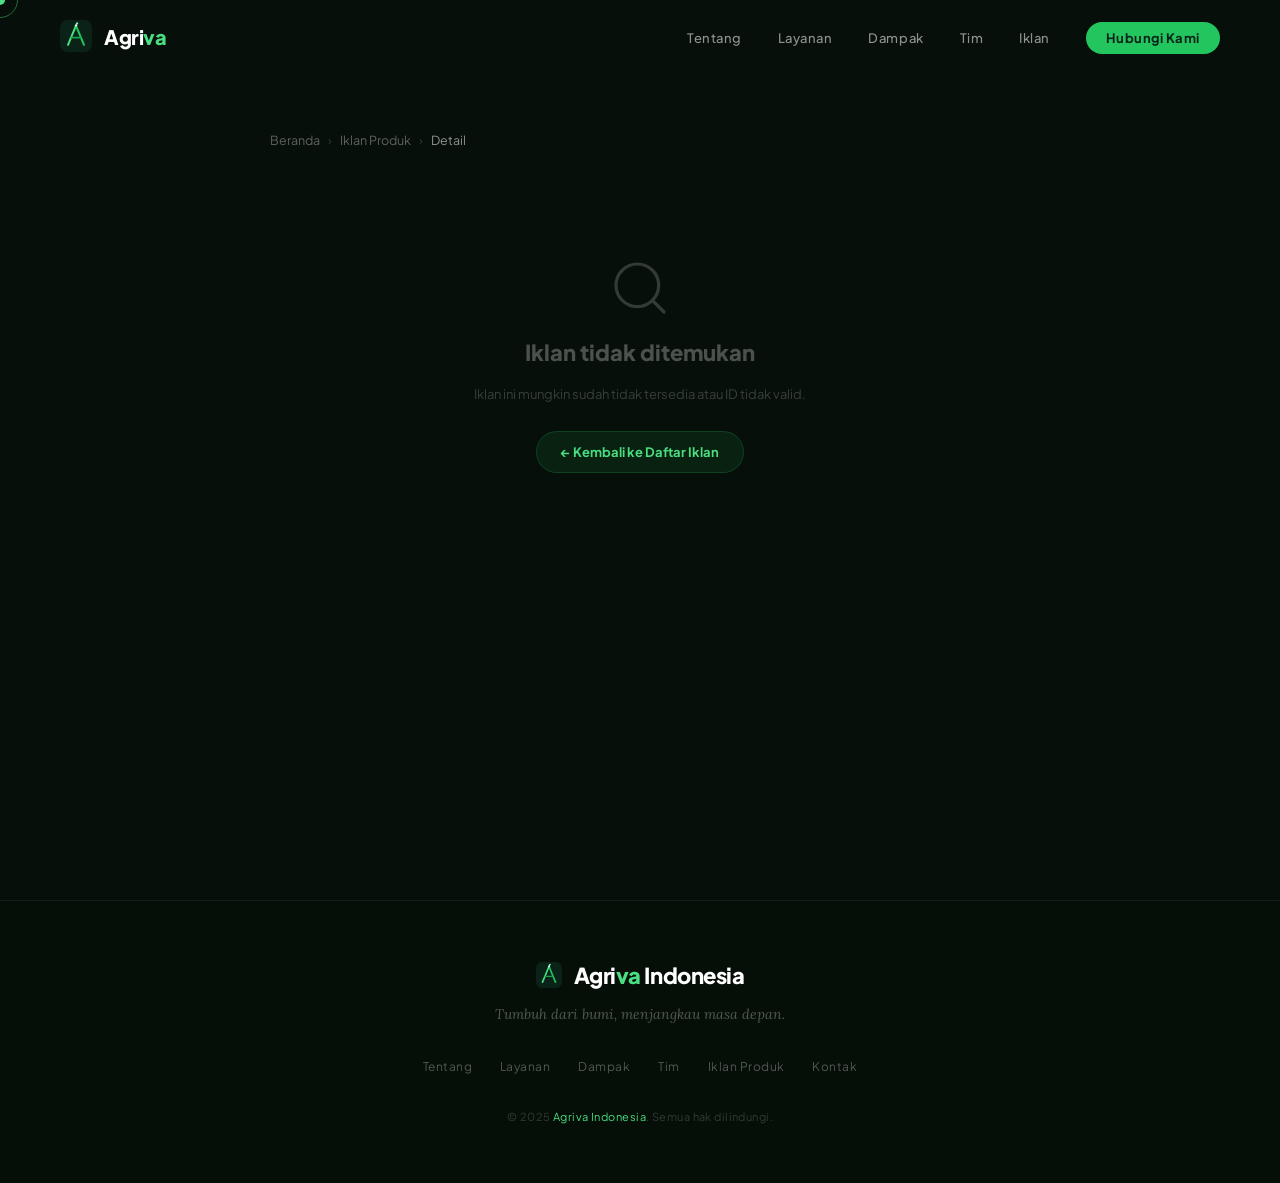
<file: iklan-detail.html>
<!DOCTYPE html>
<html lang="id">
<head>
<meta charset="UTF-8"/>
<meta name="viewport" content="width=device-width, initial-scale=1.0"/>
<meta name="description" content="Detail iklan produk — Agriva Indonesia"/>
<title>Detail Iklan — Agriva Indonesia</title>

<!-- Fonts -->
<link rel="preconnect" href="https://fonts.googleapis.com"/>
<link rel="preconnect" href="https://fonts.gstatic.com" crossorigin/>
<link href="https://fonts.googleapis.com/css2?family=Plus+Jakarta+Sans:wght@300;400;500;600;700;800&family=Lora:ital,wght@0,400;0,600;1,400;1,600&display=swap" rel="stylesheet"/>

<!-- Styles -->
<link rel="stylesheet" href="assets/css/main.css"/>
<link rel="stylesheet" href="assets/css/sections/iklan.css"/>
</head>
<body>

<!-- CURSOR -->
<div class="cursor" id="cursor" aria-hidden="true"></div>
<div class="cursor-ring" id="cursorRing" aria-hidden="true"></div>

<!-- NAV -->
<nav id="nav" role="navigation" aria-label="Navigasi utama">
  <a href="index.html" class="nav-logo" aria-label="Agriva Indonesia — Beranda">
    <svg width="32" height="32" viewBox="0 0 80 80" fill="none" aria-hidden="true">
      <rect width="80" height="80" rx="18" fill="#0A2218"/>
      <path d="M20 62L40 14" stroke="#4ADE80" stroke-width="5" stroke-linecap="round"/>
      <path d="M40 14L60 62" stroke="#22C55E" stroke-width="5" stroke-linecap="round"/>
      <path d="M28 44L52 44" stroke="#16A34A" stroke-width="4" stroke-linecap="round"/>
      <path d="M40 14C37 6 44 3 46 8C44 12 40 14 40 14Z" fill="#86EFAC"/>
      <circle cx="40" cy="14" r="3" fill="#fff" opacity=".8"/>
    </svg>
    <span class="nav-logo-name">Agri<span>va</span></span>
  </a>
  <ul class="nav-links" role="list">
    <li><a href="index.html#about">Tentang</a></li>
    <li><a href="index.html#services">Layanan</a></li>
    <li><a href="index.html#impact">Dampak</a></li>
    <li><a href="index.html#team">Tim</a></li>
    <li><a href="iklan.html" class="active">Iklan</a></li>
    <li><a href="index.html#contact" class="nav-cta">Hubungi Kami</a></li>
  </ul>
  <button class="nav-hamburger" id="navHamburger" aria-label="Buka menu" aria-expanded="false">
    <span></span><span></span><span></span>
  </button>
</nav>

<div class="mobile-menu" id="mobileMenu" aria-hidden="true">
  <ul class="mobile-links" role="list">
    <li><a href="index.html#about">Tentang</a></li>
    <li><a href="index.html#services">Layanan</a></li>
    <li><a href="index.html#impact">Dampak</a></li>
    <li><a href="index.html#team">Tim</a></li>
    <li><a href="iklan.html">Iklan Produk</a></li>
    <li><a href="index.html#contact" class="mobile-cta">Hubungi Kami</a></li>
  </ul>
</div>
<div class="mobile-overlay" id="mobileOverlay" aria-hidden="true"></div>

<!-- MAIN -->
<main class="detail-page">

  <!-- Breadcrumb -->
  <nav class="detail-breadcrumb" aria-label="Breadcrumb">
    <a href="index.html">Beranda</a>
    <span class="detail-breadcrumb-sep">›</span>
    <a href="iklan.html">Iklan Produk</a>
    <span class="detail-breadcrumb-sep">›</span>
    <span class="detail-breadcrumb-current" id="breadcrumbTitle">Detail</span>
  </nav>

  <!-- Dynamic content -->
  <div class="detail-wrap">
    <div id="detailContent"></div>
  </div>

</main>

<!-- FOOTER -->
<footer role="contentinfo">
  <div class="footer-logo">
    <svg width="26" height="26" viewBox="0 0 80 80" fill="none" aria-hidden="true">
      <rect width="80" height="80" rx="18" fill="#0A2218"/>
      <path d="M20 62L40 14" stroke="#4ADE80" stroke-width="5" stroke-linecap="round"/>
      <path d="M40 14L60 62" stroke="#22C55E" stroke-width="5" stroke-linecap="round"/>
      <path d="M28 44L52 44" stroke="#16A34A" stroke-width="4" stroke-linecap="round"/>
      <path d="M40 14C37 6 44 3 46 8C44 12 40 14 40 14Z" fill="#86EFAC"/>
      <circle cx="40" cy="14" r="3" fill="#fff" opacity=".8"/>
    </svg>
    <div class="footer-logo-name">Agri<span>va</span> Indonesia</div>
  </div>
  <div class="footer-tagline">Tumbuh dari bumi, menjangkau masa depan.</div>
  <div class="footer-links">
    <a href="index.html#about">Tentang</a>
    <a href="index.html#services">Layanan</a>
    <a href="index.html#impact">Dampak</a>
    <a href="index.html#team">Tim</a>
    <a href="iklan.html">Iklan Produk</a>
    <a href="index.html#contact">Kontak</a>
  </div>
  <div class="footer-copy">© 2025 <span>Agriva Indonesia</span>. Semua hak dilindungi.</div>
</footer>

<!-- Scripts (ES Modules) -->
<script type="module">
  import { initCursor }        from './assets/js/modules/cursor.js';
  import { initNav }           from './assets/js/modules/nav.js';
  import { initMobileMenu }    from './assets/js/modules/mobileMenu.js';
  import { initIklanDetail }   from './assets/js/modules/iklan-detail.js';

  document.addEventListener('DOMContentLoaded', () => {
    initCursor();
    initNav();
    initMobileMenu();
    initIklanDetail();
  });
</script>

</body>
</html>
</file>
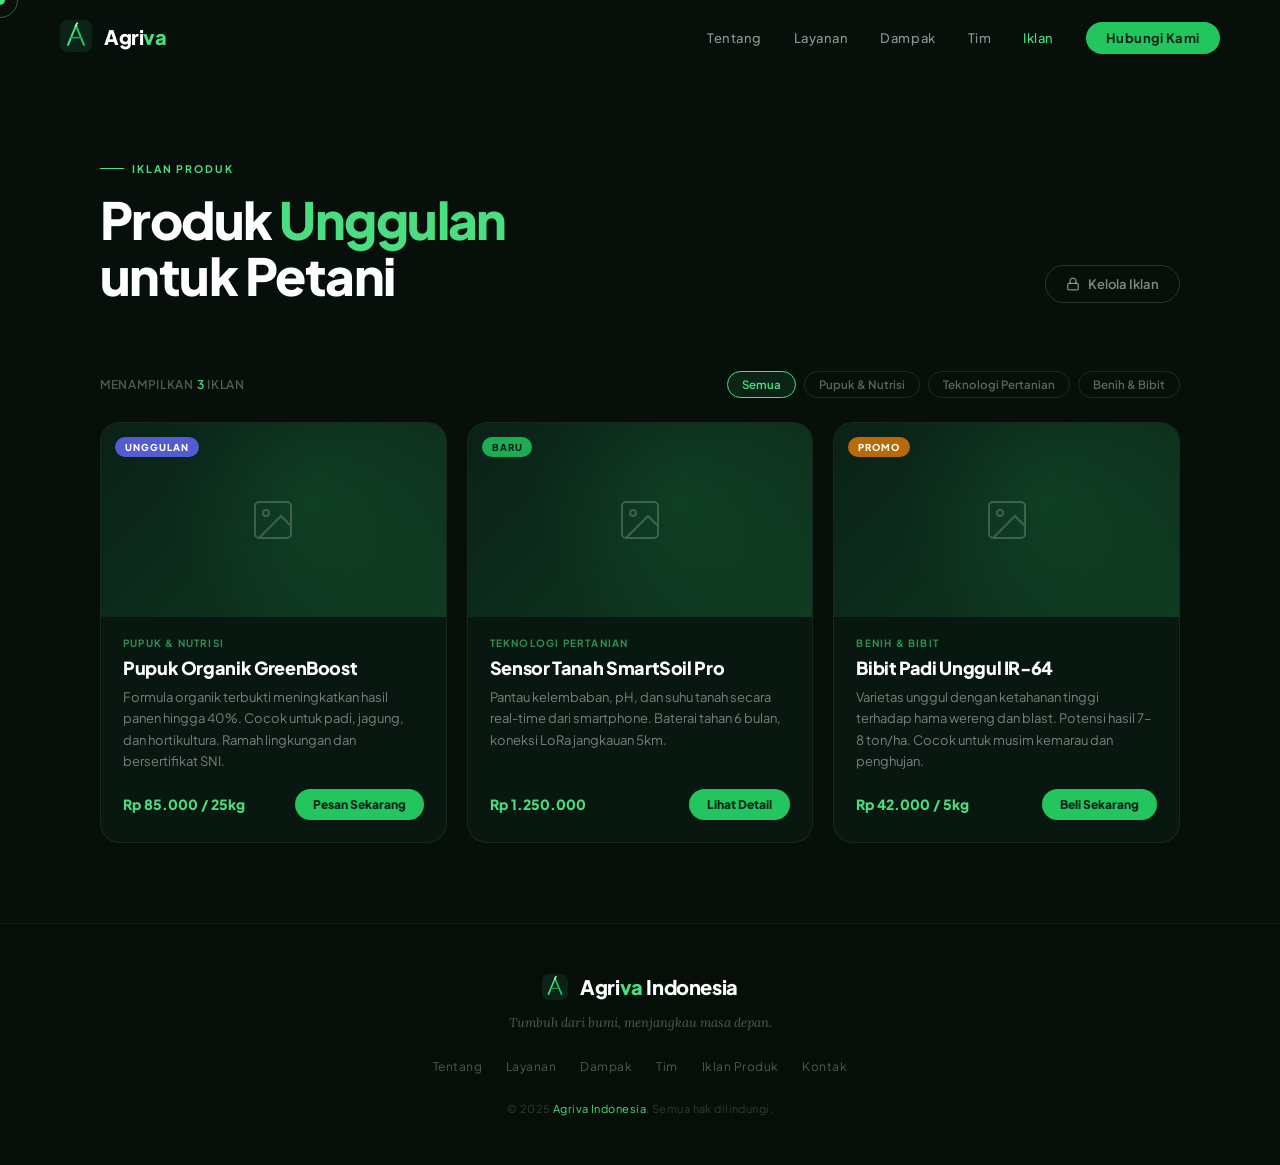
<file: iklan.html>
<!DOCTYPE html>
<html lang="id">
<head>
<meta charset="UTF-8"/>
<meta name="viewport" content="width=device-width, initial-scale=1.0"/>
<title>Iklan Produk — Agriva Indonesia</title>
<link rel="preconnect" href="https://fonts.googleapis.com"/>
<link rel="preconnect" href="https://fonts.gstatic.com" crossorigin/>
<link href="https://fonts.googleapis.com/css2?family=Plus+Jakarta+Sans:wght@300;400;500;600;700;800&family=Lora:ital,wght@0,400;0,600;1,400;1,600&display=swap" rel="stylesheet"/>
<style>
/* ═══════════════════════════════════════════
   RESET & ROOT
═══════════════════════════════════════════ */
*, *::before, *::after { box-sizing: border-box; margin: 0; padding: 0; }
:root {
  --deep:   #060F09; --forest: #0A2218; --grove:  #14532D;
  --mid:    #16A34A; --leaf:   #22C55E; --mist:   #4ADE80;
  --frost:  #86EFAC; --pale:   #F0FDF4; --gold:   #D97706;
  --white:  #FFFFFF;
  --sans:   'Plus Jakarta Sans', sans-serif;
  --serif:  'Lora', Georgia, serif;
  --ease:   cubic-bezier(0.16, 1, 0.3, 1);
  --radius-sm: 10px; --radius-md: 14px; --radius-lg: 20px; --radius-full: 9999px;
}
html { scroll-behavior: smooth; font-size: 16px; }
body { font-family: var(--sans); background: var(--deep); color: var(--white); overflow-x: hidden; cursor: none; }

/* ═══════════════════════════════════════════
   CUSTOM CURSOR
═══════════════════════════════════════════ */
.cursor { position:fixed; pointer-events:none; z-index:9999; width:10px; height:10px; border-radius:50%; background:var(--mist); transform:translate(-50%,-50%); transition:width .25s var(--ease),height .25s var(--ease),opacity .2s; mix-blend-mode:screen; }
.cursor-ring { position:fixed; pointer-events:none; z-index:9998; width:36px; height:36px; border-radius:50%; border:1.5px solid rgba(74,222,128,.45); transform:translate(-50%,-50%); transition:width .4s var(--ease),height .4s var(--ease),transform .12s linear; }

/* ═══════════════════════════════════════════
   NAVIGATION
═══════════════════════════════════════════ */
#nav { position:fixed; top:0; left:0; right:0; z-index:1000; padding:20px 60px; display:flex; align-items:center; justify-content:space-between; transition:background .4s,padding .4s,backdrop-filter .4s; }
#nav.scrolled { background:rgba(6,15,9,.88); backdrop-filter:blur(20px); padding:14px 60px; border-bottom:1px solid rgba(255,255,255,.06); }
.nav-logo { display:flex; align-items:center; gap:12px; text-decoration:none; flex-shrink:0; }
.nav-logo-name { font-size:20px; font-weight:800; letter-spacing:-.02em; color:var(--white); }
.nav-logo-name span { color:var(--mist); }
.nav-links { display:flex; align-items:center; gap:32px; list-style:none; }
.nav-links a { font-size:13px; font-weight:500; letter-spacing:.04em; color:rgba(255,255,255,.55); text-decoration:none; transition:color .2s; position:relative; }
.nav-links a::after { content:''; position:absolute; left:0; bottom:-4px; width:0; height:1.5px; background:var(--mist); transition:width .3s var(--ease); }
.nav-links a:hover { color:var(--white); }
.nav-links a:hover::after { width:100%; }
.nav-links a.active { color:var(--mist); }
.nav-cta { background:var(--leaf); color:var(--forest)!important; padding:8px 20px; border-radius:24px; font-weight:700!important; font-size:13px!important; transition:background .2s,transform .15s!important; }
.nav-cta::after { display:none!important; }
.nav-cta:hover { background:var(--mist)!important; transform:translateY(-1px); }
.nav-hamburger { display:none; flex-direction:column; justify-content:center; align-items:center; gap:5px; width:40px; height:40px; background:rgba(255,255,255,.05); border:1px solid rgba(255,255,255,.1); border-radius:var(--radius-sm); cursor:pointer; padding:8px; transition:background .2s,border-color .2s; flex-shrink:0; }
.nav-hamburger:hover { background:rgba(34,197,94,.1); border-color:rgba(34,197,94,.3); }
.nav-hamburger span { display:block; width:20px; height:1.5px; background:var(--white); border-radius:2px; transition:transform .35s var(--ease),opacity .2s,width .3s; }
.nav-hamburger.open span:nth-child(1) { transform:translateY(6.5px) rotate(45deg); }
.nav-hamburger.open span:nth-child(2) { opacity:0; width:0; }
.nav-hamburger.open span:nth-child(3) { transform:translateY(-6.5px) rotate(-45deg); }
.mobile-menu { position:fixed; top:0; right:-100%; width:min(320px,88vw); height:100dvh; z-index:999; background:rgba(6,15,9,.97); backdrop-filter:blur(24px); border-left:1px solid rgba(255,255,255,.07); padding:96px 28px 48px; transition:right .4s var(--ease); }
.mobile-menu.open { right:0; }
.mobile-overlay { position:fixed; inset:0; z-index:998; background:rgba(0,0,0,.55); backdrop-filter:blur(3px); opacity:0; pointer-events:none; transition:opacity .3s; }
.mobile-overlay.open { opacity:1; pointer-events:all; }
.mobile-links { list-style:none; display:flex; flex-direction:column; gap:2px; }
.mobile-links li { opacity:0; transform:translateX(20px); transition:opacity .3s,transform .3s; }
.mobile-menu.open .mobile-links li:nth-child(1){opacity:1;transform:none;transition-delay:.08s}
.mobile-menu.open .mobile-links li:nth-child(2){opacity:1;transform:none;transition-delay:.13s}
.mobile-menu.open .mobile-links li:nth-child(3){opacity:1;transform:none;transition-delay:.18s}
.mobile-menu.open .mobile-links li:nth-child(4){opacity:1;transform:none;transition-delay:.23s}
.mobile-menu.open .mobile-links li:nth-child(5){opacity:1;transform:none;transition-delay:.28s}
.mobile-menu.open .mobile-links li:nth-child(6){opacity:1;transform:none;transition-delay:.33s}
.mobile-links a { display:block; padding:13px 16px; font-size:17px; font-weight:600; color:rgba(255,255,255,.6); text-decoration:none; border-radius:var(--radius-md); transition:color .2s,background .2s; }
.mobile-links a:hover,.mobile-links a:active { color:var(--white); background:rgba(34,197,94,.07); }
.mobile-links li:nth-child(6) { margin-top:12px; }
.mobile-cta { background:var(--leaf)!important; color:var(--forest)!important; font-weight:800!important; text-align:center; border-radius:var(--radius-full)!important; }

/* ═══════════════════════════════════════════
   SECTION COMMON
═══════════════════════════════════════════ */
.section-tag { display:inline-flex; align-items:center; gap:8px; font-size:10.5px; font-weight:700; letter-spacing:.18em; text-transform:uppercase; color:var(--mist); margin-bottom:16px; }
.section-tag::before { content:''; display:block; width:24px; height:1.5px; background:var(--mist); }
.section-title { font-size:clamp(28px,4vw,52px); font-weight:800; letter-spacing:-.03em; line-height:1.1; }
.section-title em { font-style:normal; color:var(--mist); }
.reveal { opacity:0; transform:translateY(32px); transition:opacity .8s var(--ease),transform .8s var(--ease); }
.reveal.visible { opacity:1; transform:none; }

/* ═══════════════════════════════════════════
   IKLAN PAGE
═══════════════════════════════════════════ */
.iklan-page { min-height:100vh; padding-top:100px; background:var(--deep); }

.iklan-header { padding:52px 60px 0; max-width:1200px; margin:0 auto; display:flex; align-items:flex-end; justify-content:space-between; gap:20px; flex-wrap:wrap; }
.iklan-header-left { flex:1; min-width:220px; }

/* Admin bar */
.admin-bar { display:flex; align-items:center; gap:10px; flex-wrap:wrap; }
.admin-badge { display:inline-flex; align-items:center; gap:6px; padding:6px 12px; border-radius:var(--radius-full); background:rgba(34,197,94,.1); border:1px solid rgba(34,197,94,.2); font-size:11.5px; font-weight:700; color:var(--mist); letter-spacing:.04em; }
.admin-badge-dot { width:6px; height:6px; border-radius:50%; background:var(--mist); animation:pulse 2s infinite; }
@keyframes pulse { 0%,100%{opacity:1;transform:scale(1)} 50%{opacity:.5;transform:scale(.7)} }

/* Buttons */
.btn-admin-toggle { display:inline-flex; align-items:center; gap:8px; padding:10px 20px; border-radius:var(--radius-full); border:1.5px solid rgba(255,255,255,.15); background:transparent; color:rgba(255,255,255,.5); font-family:var(--sans); font-size:13px; font-weight:600; cursor:pointer; transition:border-color .2s,color .2s,background .2s; white-space:nowrap; }
.btn-admin-toggle:hover { border-color:var(--mist); color:var(--mist); background:rgba(74,222,128,.05); }
.btn-admin-toggle.active { border-color:var(--mist); color:var(--forest); background:var(--mist); }
.btn-admin-logout { display:inline-flex; align-items:center; gap:6px; padding:8px 16px; border-radius:var(--radius-full); border:1.5px solid rgba(239,68,68,.25); background:transparent; color:rgba(239,68,68,.6); font-family:var(--sans); font-size:12px; font-weight:600; cursor:pointer; transition:border-color .2s,color .2s,background .2s; white-space:nowrap; }
.btn-admin-logout:hover { border-color:rgba(239,68,68,.6); color:#f87171; background:rgba(239,68,68,.06); }
.btn-pw-link { display:inline-flex; align-items:center; gap:6px; padding:8px 16px; border-radius:var(--radius-full); border:1.5px solid rgba(255,255,255,.1); background:transparent; color:rgba(255,255,255,.35); font-family:var(--sans); font-size:12px; font-weight:600; cursor:pointer; transition:all .2s; white-space:nowrap; }
.btn-pw-link:hover { border-color:rgba(74,222,128,.3); color:var(--mist); }

/* ═══ ADMIN PANEL ══ */
.admin-panel { max-width:1200px; margin:28px auto 0; padding:0 60px; overflow:hidden; max-height:0; opacity:0; transition:max-height .5s var(--ease),opacity .35s,margin .4s; }
.admin-panel.open { max-height:600px; opacity:1; }
.admin-form { background:rgba(10,34,24,.7); border:1px solid rgba(34,197,94,.2); border-radius:var(--radius-lg); padding:28px 32px; display:flex; flex-direction:column; gap:18px; }
.admin-form-title { font-size:15px; font-weight:800; color:var(--mist); }
.admin-row { display:grid; grid-template-columns:1fr 1fr; gap:14px; }
.admin-row-3 { display:grid; grid-template-columns:1fr 1fr 1fr; gap:14px; }
.admin-group { display:flex; flex-direction:column; gap:6px; }
.admin-label { font-size:10.5px; font-weight:700; letter-spacing:.1em; text-transform:uppercase; color:rgba(255,255,255,.4); }
.admin-input,.admin-textarea,.admin-select { background:rgba(255,255,255,.04); border:1.5px solid rgba(255,255,255,.09); border-radius:12px; padding:11px 14px; font-family:var(--sans); font-size:13.5px; color:var(--white); outline:none; transition:border-color .2s,background .2s; resize:none; appearance:none; width:100%; }
.admin-input::placeholder,.admin-textarea::placeholder { color:rgba(255,255,255,.2); }
.admin-input:focus,.admin-textarea:focus,.admin-select:focus { border-color:rgba(34,197,94,.4); background:rgba(34,197,94,.04); }
.admin-textarea { min-height:76px; }
.admin-form-actions { display:flex; gap:10px; align-items:center; flex-wrap:wrap; }
.btn-save { background:var(--leaf); color:var(--forest); border:none; font-family:var(--sans); font-size:13.5px; font-weight:800; padding:11px 26px; border-radius:var(--radius-full); cursor:pointer; transition:background .2s,transform .15s; }
.btn-save:hover { background:var(--mist); transform:translateY(-1px); }
.btn-save:disabled { opacity:.5; cursor:not-allowed; transform:none; }
.btn-cancel-form { background:transparent; color:rgba(255,255,255,.4); border:1.5px solid rgba(255,255,255,.1); font-family:var(--sans); font-size:13px; font-weight:600; padding:11px 22px; border-radius:var(--radius-full); cursor:pointer; transition:color .2s,border-color .2s; }
.btn-cancel-form:hover { color:var(--white); border-color:rgba(255,255,255,.3); }
.admin-hint { font-size:11px; color:rgba(255,255,255,.2); margin-left:auto; }

/* ═══ CHANGE PASSWORD PANEL ══ */
.change-pw-panel { max-width:1200px; margin:0 auto; padding:0 60px; overflow:hidden; max-height:0; opacity:0; transition:max-height .4s var(--ease),opacity .3s; }
.change-pw-panel.open { max-height:300px; opacity:1; margin-top:12px; }
.change-pw-form { background:rgba(6,15,9,.8); border:1px solid rgba(255,255,255,.08); border-radius:var(--radius-lg); padding:24px 32px; display:flex; flex-direction:column; gap:16px; }
.change-pw-title { font-size:13.5px; font-weight:700; color:rgba(255,255,255,.45); display:flex; align-items:center; gap:8px; }
.change-pw-actions { display:flex; align-items:center; gap:10px; flex-wrap:wrap; }
.pw-feedback { font-size:12px; min-height:16px; }
.pw-feedback.success { color:var(--mist); }
.pw-feedback.error { color:#f87171; }

/* ═══ ADS GRID ══ */
.iklan-grid-wrapper { max-width:1200px; margin:40px auto 0; padding:0 60px 80px; }
.iklan-meta { display:flex; align-items:center; justify-content:space-between; margin-bottom:24px; flex-wrap:wrap; gap:12px; }
.iklan-count { font-size:12px; color:rgba(255,255,255,.3); letter-spacing:.06em; text-transform:uppercase; font-weight:600; }
.iklan-count span { color:var(--mist); }
.iklan-filters { display:flex; gap:8px; flex-wrap:wrap; }
.filter-chip { padding:5px 14px; border-radius:var(--radius-full); border:1px solid rgba(255,255,255,.1); background:transparent; color:rgba(255,255,255,.35); font-family:var(--sans); font-size:11.5px; font-weight:600; cursor:pointer; transition:all .2s; white-space:nowrap; }
.filter-chip:hover { border-color:rgba(74,222,128,.3); color:var(--mist); }
.filter-chip.active { border-color:var(--mist); background:rgba(74,222,128,.1); color:var(--mist); }
.iklan-grid { display:grid; grid-template-columns:repeat(3,1fr); gap:20px; }

/* ─── Ad Card ─── */
.ad-card { border-radius:var(--radius-lg); overflow:hidden; border:1px solid rgba(255,255,255,.07); background:rgba(10,34,24,.5); transition:border-color .3s,transform .3s var(--ease),box-shadow .3s; position:relative; display:flex; flex-direction:column; }
.ad-card:hover { border-color:rgba(34,197,94,.2); transform:translateY(-4px); box-shadow:0 20px 60px rgba(0,0,0,.3); }
.ad-image { width:100%; aspect-ratio:16/9; object-fit:cover; display:block; }
.ad-image-placeholder { width:100%; aspect-ratio:16/9; display:flex; align-items:center; justify-content:center; background:linear-gradient(135deg,rgba(10,34,24,.9),rgba(20,83,45,.6)); position:relative; }
.ad-image-placeholder::before { content:''; position:absolute; inset:0; background:radial-gradient(circle at 60% 40%,rgba(34,197,94,.1),transparent 60%); }
.ad-image-placeholder svg { opacity:.2; position:relative; z-index:1; }
.ad-badge { position:absolute; top:14px; left:14px; padding:4px 10px; border-radius:var(--radius-full); font-size:9.5px; font-weight:800; letter-spacing:.1em; text-transform:uppercase; backdrop-filter:blur(8px); }
.badge-promo   { background:rgba(217,119,6,.85);  color:#fff; }
.badge-baru    { background:rgba(34,197,94,.85);  color:var(--forest); }
.badge-unggulan { background:rgba(99,102,241,.85); color:#fff; }
.badge-limited  { background:rgba(239,68,68,.85);  color:#fff; }
.badge-default  { background:rgba(255,255,255,.15); color:rgba(255,255,255,.8); }
.ad-body { padding:20px 22px 22px; display:flex; flex-direction:column; gap:8px; flex:1; }
.ad-category { font-size:10px; font-weight:700; letter-spacing:.12em; text-transform:uppercase; color:rgba(74,222,128,.6); }
.ad-title { font-size:18px; font-weight:800; letter-spacing:-.02em; line-height:1.2; }
.ad-desc { font-size:13px; color:rgba(255,255,255,.45); line-height:1.65; flex:1; }
.ad-footer { display:flex; align-items:center; justify-content:space-between; gap:10px; margin-top:8px; flex-wrap:wrap; }
.ad-price { font-size:14px; font-weight:800; color:var(--mist); }
.ad-cta { background:var(--leaf); color:var(--forest); font-size:12px; font-weight:800; padding:8px 18px; border-radius:var(--radius-full); text-decoration:none; transition:background .2s,transform .15s; white-space:nowrap; display:inline-block; }
.ad-cta:hover { background:var(--mist); transform:translateY(-1px); }

/* Admin card actions */
.ad-actions { position:absolute; top:12px; right:12px; display:flex; gap:6px; }
.btn-card-action { width:32px; height:32px; border-radius:8px; border:none; cursor:pointer; display:flex; align-items:center; justify-content:center; backdrop-filter:blur(8px); transition:transform .15s; }
.btn-card-action:hover { transform:scale(1.1); }
.btn-edit   { background:rgba(99,102,241,.85); }
.btn-delete { background:rgba(239,68,68,.85); }

/* Empty state */
.iklan-empty { grid-column:1/-1; text-align:center; padding:80px 24px; display:flex; flex-direction:column; align-items:center; gap:18px; }
.iklan-empty svg { opacity:.15; }
.iklan-empty-title { font-size:20px; font-weight:800; color:rgba(255,255,255,.25); }
.iklan-empty-sub { font-size:13px; color:rgba(255,255,255,.2); line-height:1.65; }

/* ═══ LOGIN MODAL ══ */
.login-overlay { position:fixed; inset:0; background:rgba(0,0,0,.72); backdrop-filter:blur(6px); z-index:9910; display:flex; align-items:center; justify-content:center; opacity:0; pointer-events:none; transition:opacity .25s; }
.login-overlay.open { opacity:1; pointer-events:all; }
.login-box { background:#0A2218; border:1px solid rgba(34,197,94,.2); border-radius:var(--radius-lg); padding:40px 40px 36px; width:min(400px,92vw); text-align:center; transform:scale(.94) translateY(16px); transition:transform .35s var(--ease); position:relative; }
.login-overlay.open .login-box { transform:scale(1) translateY(0); }
.login-logo { width:52px; height:52px; border-radius:14px; background:rgba(34,197,94,.1); border:1px solid rgba(34,197,94,.2); display:flex; align-items:center; justify-content:center; margin:0 auto 18px; }
.login-title { font-size:20px; font-weight:800; letter-spacing:-.02em; margin-bottom:6px; }
.login-sub { font-size:13px; color:rgba(255,255,255,.35); margin-bottom:24px; line-height:1.5; }
.login-group { position:relative; margin-bottom:12px; text-align:left; }
.login-label { display:block; font-size:10.5px; font-weight:700; letter-spacing:.1em; text-transform:uppercase; color:rgba(255,255,255,.35); margin-bottom:7px; }
.login-input { width:100%; background:rgba(255,255,255,.04); border:1.5px solid rgba(255,255,255,.09); border-radius:12px; padding:13px 46px 13px 16px; font-family:var(--sans); font-size:14px; color:var(--white); outline:none; transition:border-color .2s,background .2s; }
.login-input::placeholder { color:rgba(255,255,255,.2); }
.login-input:focus { border-color:rgba(34,197,94,.4); background:rgba(34,197,94,.04); }
.login-input.shake { animation:shake .4s var(--ease); }
@keyframes shake { 0%,100%{transform:translateX(0)} 25%{transform:translateX(-8px)} 75%{transform:translateX(8px)} }
.btn-eye { position:absolute; right:14px; top:50%; transform:translateY(-50%); background:none; border:none; cursor:pointer; color:rgba(255,255,255,.3); padding:4px; display:flex; align-items:center; transition:color .2s; }
.btn-eye:hover { color:var(--mist); }
.login-error { font-size:12px; color:#f87171; margin-top:5px; min-height:16px; text-align:left; }
.btn-login { width:100%; background:var(--leaf); color:var(--forest); border:none; font-family:var(--sans); font-size:14px; font-weight:800; padding:14px; border-radius:var(--radius-full); cursor:pointer; transition:background .2s,transform .15s,opacity .2s; margin-top:6px; }
.btn-login:hover { background:var(--mist); transform:translateY(-1px); }
.btn-login:disabled { opacity:.5; cursor:not-allowed; transform:none; }
.login-close { position:absolute; top:14px; right:14px; background:rgba(255,255,255,.05); border:1px solid rgba(255,255,255,.08); border-radius:8px; width:30px; height:30px; cursor:pointer; color:rgba(255,255,255,.3); display:flex; align-items:center; justify-content:center; transition:color .2s,background .2s; }
.login-close:hover { color:var(--white); background:rgba(255,255,255,.1); }

/* ═══ DELETE MODAL ══ */
.modal-overlay { position:fixed; inset:0; background:rgba(0,0,0,.65); backdrop-filter:blur(4px); z-index:9900; display:flex; align-items:center; justify-content:center; opacity:0; pointer-events:none; transition:opacity .25s; }
.modal-overlay.open { opacity:1; pointer-events:all; }
.modal-box { background:#0A2218; border:1px solid rgba(34,197,94,.2); border-radius:var(--radius-lg); padding:36px 40px; max-width:400px; width:90%; text-align:center; transform:scale(.95); transition:transform .3s var(--ease); }
.modal-overlay.open .modal-box { transform:scale(1); }
.modal-icon { width:52px; height:52px; border-radius:50%; background:rgba(239,68,68,.12); border:1px solid rgba(239,68,68,.2); display:flex; align-items:center; justify-content:center; margin:0 auto 18px; }
.modal-title { font-size:18px; font-weight:800; margin-bottom:8px; }
.modal-sub { font-size:13.5px; color:rgba(255,255,255,.45); line-height:1.6; margin-bottom:26px; }
.modal-actions { display:flex; gap:12px; justify-content:center; }
.btn-modal-cancel { padding:11px 24px; border-radius:var(--radius-full); border:1.5px solid rgba(255,255,255,.12); background:transparent; color:rgba(255,255,255,.45); font-family:var(--sans); font-size:13px; font-weight:600; cursor:pointer; transition:color .2s,border-color .2s; }
.btn-modal-cancel:hover { color:var(--white); border-color:rgba(255,255,255,.3); }
.btn-modal-delete { padding:11px 24px; border-radius:var(--radius-full); border:none; background:rgba(239,68,68,.85); color:#fff; font-family:var(--sans); font-size:13px; font-weight:800; cursor:pointer; transition:background .2s,transform .15s; }
.btn-modal-delete:hover { background:#ef4444; transform:translateY(-1px); }

/* ═══ TOAST ══ */
.toast { position:fixed; bottom:32px; left:50%; transform:translateX(-50%) translateY(20px); background:rgba(10,34,24,.95); border:1px solid rgba(34,197,94,.3); border-radius:var(--radius-full); padding:12px 24px; font-size:13.5px; font-weight:600; color:var(--mist); backdrop-filter:blur(16px); opacity:0; pointer-events:none; transition:opacity .3s,transform .3s var(--ease); z-index:9990; white-space:nowrap; }
.toast.show { opacity:1; transform:translateX(-50%) translateY(0); }

/* ═══ FOOTER ══ */
footer { background:rgba(6,15,9,.95); border-top:1px solid rgba(255,255,255,.06); padding:50px 60px; text-align:center; }
.footer-logo { display:flex; align-items:center; justify-content:center; gap:12px; margin-bottom:14px; }
.footer-logo-name { font-size:20px; font-weight:800; letter-spacing:-.02em; }
.footer-logo-name span { color:var(--mist); }
.footer-tagline { font-family:var(--serif); font-style:italic; font-size:13px; color:rgba(255,255,255,.3); margin-bottom:28px; }
.footer-links { display:flex; justify-content:center; gap:24px; margin-bottom:28px; flex-wrap:wrap; }
.footer-links a { font-size:12px; color:rgba(255,255,255,.3); text-decoration:none; transition:color .2s; letter-spacing:.04em; }
.footer-links a:hover { color:var(--mist); }
.footer-copy { font-size:11px; color:rgba(255,255,255,.18); letter-spacing:.04em; }
.footer-copy span { color:var(--mist); }
::-webkit-scrollbar { width:5px; }
::-webkit-scrollbar-track { background:var(--deep); }
::-webkit-scrollbar-thumb { background:rgba(34,197,94,.3); border-radius:3px; }

/* ═══ RESPONSIVE ══ */
@media (max-width:900px) {
  #nav { padding:16px 24px; } #nav.scrolled { padding:12px 24px; }
  .nav-links { display:none; } .nav-hamburger { display:flex; }
  .iklan-header { padding:36px 24px 0; }
  .admin-panel,.change-pw-panel { padding:0 24px; }
  .admin-row,.admin-row-3 { grid-template-columns:1fr; }
  .iklan-grid-wrapper { padding:0 24px 60px; }
  .iklan-grid { grid-template-columns:repeat(2,1fr); }
}
@media (max-width:600px) {
  .iklan-header { padding:28px 20px 0; }
  .admin-panel,.change-pw-panel { padding:0 20px; }
  .admin-form,.change-pw-form { padding:20px 18px; }
  .iklan-grid-wrapper { padding:0 20px 60px; }
  .iklan-grid { grid-template-columns:1fr; }
  footer { padding:36px 20px; }
  .footer-links { gap:14px; }
}
@media (hover:none) and (pointer:coarse) {
  body { cursor:auto; }
  .cursor,.cursor-ring { display:none!important; }
  .btn-card-action,.btn-save,.btn-login { cursor:pointer; }
}
</style>
</head>
<body>

<!-- CURSOR -->
<div class="cursor" id="cursor"></div>
<div class="cursor-ring" id="cursorRing"></div>

<!-- NAV -->
<nav id="nav">
  <a href="index.html" class="nav-logo">
    <svg width="32" height="32" viewBox="0 0 80 80" fill="none">
      <rect width="80" height="80" rx="18" fill="#0A2218"/>
      <path d="M20 62L40 14" stroke="#4ADE80" stroke-width="5" stroke-linecap="round"/>
      <path d="M40 14L60 62" stroke="#22C55E" stroke-width="5" stroke-linecap="round"/>
      <path d="M28 44L52 44" stroke="#16A34A" stroke-width="4" stroke-linecap="round"/>
      <path d="M40 14C37 6 44 3 46 8C44 12 40 14 40 14Z" fill="#86EFAC"/>
      <circle cx="40" cy="14" r="3" fill="#fff" opacity=".8"/>
    </svg>
    <span class="nav-logo-name">Agri<span>va</span></span>
  </a>
  <ul class="nav-links">
    <li><a href="index.html#about">Tentang</a></li>
    <li><a href="index.html#services">Layanan</a></li>
    <li><a href="index.html#impact">Dampak</a></li>
    <li><a href="index.html#team">Tim</a></li>
    <li><a href="iklan.html" class="active">Iklan</a></li>
    <li><a href="index.html#contact" class="nav-cta">Hubungi Kami</a></li>
  </ul>
  <button class="nav-hamburger" id="navHamburger" aria-label="Menu" aria-expanded="false">
    <span></span><span></span><span></span>
  </button>
</nav>

<div class="mobile-menu" id="mobileMenu">
  <ul class="mobile-links">
    <li><a href="index.html#about">Tentang</a></li>
    <li><a href="index.html#services">Layanan</a></li>
    <li><a href="index.html#impact">Dampak</a></li>
    <li><a href="index.html#team">Tim</a></li>
    <li><a href="iklan.html">Iklan Produk</a></li>
    <li><a href="index.html#contact" class="mobile-cta">Hubungi Kami</a></li>
  </ul>
</div>
<div class="mobile-overlay" id="mobileOverlay"></div>

<!-- ═══════════════ MAIN ═══════════════ -->
<main class="iklan-page">

  <!-- Header -->
  <header class="iklan-header">
    <div class="iklan-header-left">
      <div class="section-tag">Iklan Produk</div>
      <h1 class="section-title">Produk <em>Unggulan</em><br/>untuk Petani</h1>
    </div>
    <div class="admin-bar" id="adminBar"></div>
  </header>

  <!-- Admin Panel (form tambah/edit iklan) -->
  <div class="admin-panel" id="adminPanel">
    <div class="admin-form">
      <div class="admin-form-title" id="formTitle">+ Tambah Iklan Baru</div>
      <div class="admin-row">
        <div class="admin-group">
          <label class="admin-label" for="fTitle">Judul Iklan *</label>
          <input id="fTitle" type="text" class="admin-input" placeholder="cth: Pupuk Organik GreenBoost"/>
        </div>
        <div class="admin-group">
          <label class="admin-label" for="fCategory">Kategori</label>
          <input id="fCategory" type="text" class="admin-input" placeholder="cth: Pupuk & Nutrisi"/>
        </div>
      </div>
      <div class="admin-group">
        <label class="admin-label" for="fDesc">Deskripsi</label>
        <textarea id="fDesc" class="admin-textarea" placeholder="Jelaskan produk secara singkat dan menarik..."></textarea>
      </div>
      <div class="admin-row-3">
        <div class="admin-group">
          <label class="admin-label" for="fBadge">Badge</label>
          <select id="fBadge" class="admin-select">
            <option value="">— Tanpa Badge —</option>
            <option value="Baru">Baru</option>
            <option value="Promo">Promo</option>
            <option value="Unggulan">Unggulan</option>
            <option value="Limited">Limited</option>
          </select>
        </div>
        <div class="admin-group">
          <label class="admin-label" for="fPrice">Harga</label>
          <input id="fPrice" type="text" class="admin-input" placeholder="cth: Rp 85.000 / 25kg"/>
        </div>
        <div class="admin-group">
          <label class="admin-label" for="fCtaText">Teks Tombol</label>
          <input id="fCtaText" type="text" class="admin-input" placeholder="cth: Pesan Sekarang"/>
        </div>
      </div>
      <div class="admin-row">
        <div class="admin-group">
          <label class="admin-label" for="fCtaLink">Link Tombol</label>
          <input id="fCtaLink" type="url" class="admin-input" placeholder="https://..."/>
        </div>
        <div class="admin-group">
          <label class="admin-label" for="fImageUrl">URL Gambar (opsional)</label>
          <input id="fImageUrl" type="url" class="admin-input" placeholder="https://..."/>
        </div>
      </div>
      <div class="admin-form-actions">
        <button class="btn-save" id="btnSave">Simpan Iklan</button>
        <button class="btn-cancel-form" id="btnCancelForm" type="button">Batal / Reset</button>
        <span class="admin-hint">* Judul wajib diisi</span>
      </div>
    </div>
  </div>

  <!-- Change Password Panel -->
  <div class="change-pw-panel" id="changePwPanel">
    <div class="change-pw-form">
      <div class="change-pw-title">
        <svg width="13" height="13" viewBox="0 0 24 24" fill="none" stroke="currentColor" stroke-width="2.2" stroke-linecap="round"><rect x="3" y="11" width="18" height="11" rx="2"/><path d="M7 11V7a5 5 0 0 1 10 0v4"/></svg>
        Ganti Password Admin
      </div>
      <div class="admin-row-3">
        <div class="admin-group">
          <label class="admin-label" for="pwCurrent">Password Saat Ini</label>
          <input id="pwCurrent" type="password" class="admin-input" placeholder="••••••••"/>
        </div>
        <div class="admin-group">
          <label class="admin-label" for="pwNew">Password Baru</label>
          <input id="pwNew" type="password" class="admin-input" placeholder="Min. 6 karakter"/>
        </div>
        <div class="admin-group">
          <label class="admin-label" for="pwConfirm">Konfirmasi Password Baru</label>
          <input id="pwConfirm" type="password" class="admin-input" placeholder="Ulangi password baru"/>
        </div>
      </div>
      <div class="change-pw-actions">
        <button class="btn-save" id="btnSavePw" style="font-size:13px;padding:10px 22px;">Simpan Password</button>
        <button class="btn-cancel-form" id="btnCancelPw" type="button">Batal</button>
        <span class="pw-feedback" id="pwFeedback"></span>
      </div>
    </div>
  </div>

  <!-- Ads Grid -->
  <div class="iklan-grid-wrapper">
    <div class="iklan-meta">
      <div class="iklan-count" id="iklanCount">Memuat...</div>
      <div class="iklan-filters" id="iklanFilters"></div>
    </div>
    <div class="iklan-grid" id="iklanGrid"></div>
  </div>

</main>

<!-- FOOTER -->
<footer>
  <div class="footer-logo">
    <svg width="26" height="26" viewBox="0 0 80 80" fill="none">
      <rect width="80" height="80" rx="18" fill="#0A2218"/>
      <path d="M20 62L40 14" stroke="#4ADE80" stroke-width="5" stroke-linecap="round"/>
      <path d="M40 14L60 62" stroke="#22C55E" stroke-width="5" stroke-linecap="round"/>
      <path d="M28 44L52 44" stroke="#16A34A" stroke-width="4" stroke-linecap="round"/>
      <path d="M40 14C37 6 44 3 46 8C44 12 40 14 40 14Z" fill="#86EFAC"/>
      <circle cx="40" cy="14" r="3" fill="#fff" opacity=".8"/>
    </svg>
    <div class="footer-logo-name">Agri<span>va</span> Indonesia</div>
  </div>
  <div class="footer-tagline">Tumbuh dari bumi, menjangkau masa depan.</div>
  <div class="footer-links">
    <a href="index.html#about">Tentang</a>
    <a href="index.html#services">Layanan</a>
    <a href="index.html#impact">Dampak</a>
    <a href="index.html#team">Tim</a>
    <a href="iklan.html">Iklan Produk</a>
    <a href="index.html#contact">Kontak</a>
  </div>
  <div class="footer-copy">© 2025 <span>Agriva Indonesia</span>. Semua hak dilindungi.</div>
</footer>

<!-- LOGIN MODAL -->
<div class="login-overlay" id="loginModal">
  <div class="login-box">
    <button class="login-close" id="btnLoginClose">
      <svg width="13" height="13" viewBox="0 0 24 24" fill="none" stroke="currentColor" stroke-width="2.5" stroke-linecap="round"><line x1="18" y1="6" x2="6" y2="18"/><line x1="6" y1="6" x2="18" y2="18"/></svg>
    </button>
    <div class="login-logo">
      <svg width="24" height="24" viewBox="0 0 24 24" fill="none" stroke="#4ADE80" stroke-width="1.8" stroke-linecap="round"><rect x="3" y="11" width="18" height="11" rx="2"/><path d="M7 11V7a5 5 0 0 1 10 0v4"/></svg>
    </div>
    <div class="login-title">Login Admin</div>
    <div class="login-sub">Masukkan password admin untuk<br/>mengakses panel kelola iklan.</div>
    <div class="login-group">
      <label class="login-label" for="adminPw">Password</label>
      <input type="password" id="adminPw" class="login-input" placeholder="Masukkan password admin"/>
      <button type="button" class="btn-eye" id="btnEye">
        <svg id="eyeShow" width="16" height="16" viewBox="0 0 24 24" fill="none" stroke="currentColor" stroke-width="2" stroke-linecap="round"><path d="M1 12s4-8 11-8 11 8 11 8-4 8-11 8-11-8-11-8z"/><circle cx="12" cy="12" r="3"/></svg>
        <svg id="eyeHide" width="16" height="16" viewBox="0 0 24 24" fill="none" stroke="currentColor" stroke-width="2" stroke-linecap="round" style="display:none"><path d="M17.94 17.94A10.07 10.07 0 0 1 12 20c-7 0-11-8-11-8a18.45 18.45 0 0 1 5.06-5.94M9.9 4.24A9.12 9.12 0 0 1 12 4c7 0 11 8 11 8a18.5 18.5 0 0 1-2.16 3.19m-6.72-1.07a3 3 0 1 1-4.24-4.24"/><line x1="1" y1="1" x2="23" y2="23"/></svg>
      </button>
      <div class="login-error" id="loginErr"></div>
    </div>
    <button class="btn-login" id="btnLogin">Masuk sebagai Admin</button>
  </div>
</div>

<!-- DELETE CONFIRM MODAL -->
<div class="modal-overlay" id="deleteModal">
  <div class="modal-box">
    <div class="modal-icon">
      <svg width="22" height="22" viewBox="0 0 24 24" fill="none" stroke="#ef4444" stroke-width="2.2" stroke-linecap="round"><polyline points="3,6 5,6 21,6"/><path d="M19,6l-1,14a2,2,0,0,1-2,2H8a2,2,0,0,1-2-2L5,6"/><path d="M10,11v6M14,11v6"/><path d="M9,6V4a1,1,0,0,1,1-1h4a1,1,0,0,1,1,1v2"/></svg>
    </div>
    <div class="modal-title">Hapus Iklan?</div>
    <div class="modal-sub">Iklan "<strong id="modalAdName"></strong>" akan dihapus permanen.</div>
    <div class="modal-actions">
      <button class="btn-modal-cancel" id="btnModalCancel">Batal</button>
      <button class="btn-modal-delete" id="btnModalDelete">Ya, Hapus</button>
    </div>
  </div>
</div>

<!-- TOAST -->
<div class="toast" id="toast"></div>

<script>
/* ══════════════════════════════════════════
   AUTH — SHA-256 password, sessionStorage
══════════════════════════════════════════ */
const SESSION_KEY = 'agriva_admin_session';
const PW_KEY      = 'agriva_admin_pw_hash';
// Default password: agriva2025
const DEFAULT_HASH = '1319411269981c0b0a3e8a9fcd304f37354750f123a7245551e0b6ba29c5e614';

async function hashPw(plain) {
  const buf = await crypto.subtle.digest('SHA-256', new TextEncoder().encode(plain));
  return Array.from(new Uint8Array(buf)).map(b=>b.toString(16).padStart(2,'0')).join('');
}
function storedHash()    { return localStorage.getItem(PW_KEY) || DEFAULT_HASH; }
function isAdmin()       { return sessionStorage.getItem(SESSION_KEY) === '1'; }
function setAdmin(v)     { v ? sessionStorage.setItem(SESSION_KEY,'1') : sessionStorage.removeItem(SESSION_KEY); }
async function tryLogin(pw) {
  if (await hashPw(pw) === storedHash()) { setAdmin(true); return true; }
  return false;
}
async function changePw(cur, nw) {
  if (await hashPw(cur) !== storedHash()) return {ok:false, msg:'Password saat ini salah.'};
  if (!nw || nw.length < 6)              return {ok:false, msg:'Password baru minimal 6 karakter.'};
  localStorage.setItem(PW_KEY, await hashPw(nw));
  return {ok:true, msg:'Password berhasil diubah.'};
}
function doLogout() { setAdmin(false); }

/* ══════════════════════════════════════════
   ADS DATA — localStorage
══════════════════════════════════════════ */
const ADS_KEY = 'agriva_iklan_v1';
const DEFAULT_ADS = [
  { id:'ad-1', title:'Pupuk Organik GreenBoost',   category:'Pupuk & Nutrisi',        badge:'Unggulan', desc:'Formula organik terbukti meningkatkan hasil panen hingga 40%. Cocok untuk padi, jagung, dan hortikultura. Ramah lingkungan dan bersertifikat SNI.',        price:'Rp 85.000 / 25kg',  ctaText:'Pesan Sekarang', ctaLink:'#', imageUrl:'' },
  { id:'ad-2', title:'Sensor Tanah SmartSoil Pro', category:'Teknologi Pertanian',    badge:'Baru',     desc:'Pantau kelembaban, pH, dan suhu tanah secara real-time dari smartphone. Baterai tahan 6 bulan, koneksi LoRa jangkauan 5km.',                                price:'Rp 1.250.000',       ctaText:'Lihat Detail',   ctaLink:'#', imageUrl:'' },
  { id:'ad-3', title:'Bibit Padi Unggul IR-64',    category:'Benih & Bibit',           badge:'Promo',    desc:'Varietas unggul dengan ketahanan tinggi terhadap hama wereng dan blast. Potensi hasil 7–8 ton/ha. Cocok untuk musim kemarau dan penghujan.',               price:'Rp 42.000 / 5kg',    ctaText:'Beli Sekarang',  ctaLink:'#', imageUrl:'' },
];

let ads=[], editId=null, deleteId=null, activeFilter='Semua';

function loadAds() { try { ads=JSON.parse(localStorage.getItem(ADS_KEY))||[...DEFAULT_ADS]; } catch{ ads=[...DEFAULT_ADS]; } }
function saveAds() { localStorage.setItem(ADS_KEY, JSON.stringify(ads)); }
function uid()     { return 'ad-'+Math.random().toString(36).slice(2,9); }
function badgeClass(b) { return ({Promo:'badge-promo',Baru:'badge-baru',Unggulan:'badge-unggulan',Limited:'badge-limited'}[b]||'badge-default'); }
function getCategories() { return ['Semua',...new Set(ads.map(a=>a.category).filter(Boolean))]; }
function filtered()      { return activeFilter==='Semua' ? ads : ads.filter(a=>a.category===activeFilter); }

/* ── Toast ── */
function showToast(msg) {
  const t=document.getElementById('toast');
  t.textContent=msg; t.classList.add('show');
  setTimeout(()=>t.classList.remove('show'),2800);
}

/* ── Filters ── */
function renderFilters() {
  const el=document.getElementById('iklanFilters');
  el.innerHTML=getCategories().map(c=>`<button class="filter-chip${c===activeFilter?' active':''}" data-cat="${c}">${c}</button>`).join('');
  el.querySelectorAll('.filter-chip').forEach(btn=>btn.addEventListener('click',()=>{activeFilter=btn.dataset.cat;renderFilters();renderGrid();}));
}

/* ── Grid ── */
function renderGrid() {
  const grid=document.getElementById('iklanGrid');
  const countEl=document.getElementById('iklanCount');
  const admin=isAdmin();
  const list=filtered();
  countEl.innerHTML=`Menampilkan <span>${list.length}</span> iklan`;

  if(!list.length){
    grid.innerHTML=`<div class="iklan-empty"><svg width="60" height="60" viewBox="0 0 24 24" fill="none" stroke="currentColor" stroke-width="1.2" stroke-linecap="round"><rect x="3" y="3" width="18" height="18" rx="3"/><path d="M3 9h18M9 21V9"/></svg><div class="iklan-empty-title">Belum ada iklan</div><div class="iklan-empty-sub">${admin?'Klik "Kelola Iklan" lalu tambah iklan baru.':'Belum ada iklan yang tersedia saat ini.'}</div></div>`;
    return;
  }

  grid.innerHTML=list.map(ad=>`
    <div class="ad-card" data-id="${ad.id}">
      ${ad.imageUrl?`<img class="ad-image" src="${ad.imageUrl}" alt="${ad.title}" loading="lazy" onerror="this.style.display='none';this.nextElementSibling.style.display='flex'">`:``}
      <div class="ad-image-placeholder"${ad.imageUrl?' style="display:none"':''}>
        <svg width="48" height="48" viewBox="0 0 24 24" fill="none" stroke="white" stroke-width="1" stroke-linecap="round"><rect x="3" y="3" width="18" height="18" rx="2"/><circle cx="8.5" cy="8.5" r="1.5"/><polyline points="21,15 16,10 5,21"/></svg>
      </div>
      ${ad.badge?`<span class="ad-badge ${badgeClass(ad.badge)}">${ad.badge}</span>`:''}
      ${admin?`<div class="ad-actions">
        <button class="btn-card-action btn-edit" data-id="${ad.id}" title="Edit">
          <svg width="13" height="13" viewBox="0 0 24 24" fill="none" stroke="white" stroke-width="2.2" stroke-linecap="round"><path d="M11 4H4a2 2 0 0 0-2 2v14a2 2 0 0 0 2 2h14a2 2 0 0 0 2-2v-7"/><path d="M18.5 2.5a2.121 2.121 0 0 1 3 3L12 15l-4 1 1-4 9.5-9.5z"/></svg>
        </button>
        <button class="btn-card-action btn-delete" data-id="${ad.id}" title="Hapus">
          <svg width="13" height="13" viewBox="0 0 24 24" fill="none" stroke="white" stroke-width="2.2" stroke-linecap="round"><polyline points="3,6 5,6 21,6"/><path d="M19,6l-1,14a2,2,0,0,1-2,2H8a2,2,0,0,1-2-2L5,6"/><path d="M10,11v6M14,11v6"/><path d="M9,6V4a1,1,0,0,1,1-1h4a1,1,0,0,1,1,1v2"/></svg>
        </button>
      </div>`:''}
      <div class="ad-body">
        ${ad.category?`<div class="ad-category">${ad.category}</div>`:''}
        <div class="ad-title">${ad.title}</div>
        <div class="ad-desc">${ad.desc||''}</div>
        <div class="ad-footer">
          ${ad.price?`<div class="ad-price">${ad.price}</div>`:'<div></div>'}
          ${ad.ctaLink?`<a class="ad-cta" href="${ad.ctaLink}" target="_blank" rel="noopener">${ad.ctaText||'Selengkapnya'}</a>`:''}
        </div>
      </div>
    </div>`).join('');

  grid.querySelectorAll('.btn-edit').forEach(b=>b.addEventListener('click',e=>{e.stopPropagation();openEdit(b.dataset.id);}));
  grid.querySelectorAll('.btn-delete').forEach(b=>b.addEventListener('click',e=>{e.stopPropagation();openDeleteModal(b.dataset.id);}));
}

/* ── Form ── */
function getForm(){return{title:f('fTitle'),category:f('fCategory'),desc:f('fDesc'),badge:f('fBadge'),price:f('fPrice'),ctaText:f('fCtaText'),ctaLink:f('fCtaLink'),imageUrl:f('fImageUrl')};}
function f(id){const el=document.getElementById(id);return el?el.value.trim():'';}
function fillForm(ad){['fTitle','fCategory','fDesc','fBadge','fPrice','fCtaText','fCtaLink','fImageUrl'].forEach(id=>{const el=document.getElementById(id);if(el)el.value=ad[id.slice(1).toLowerCase()]||ad[{fTitle:'title',fCategory:'category',fDesc:'desc',fBadge:'badge',fPrice:'price',fCtaText:'ctaText',fCtaLink:'ctaLink',fImageUrl:'imageUrl'}[id]]||'';});}
function clearForm(){document.querySelectorAll('#adminPanel .admin-input,#adminPanel .admin-textarea').forEach(el=>el.value='');document.getElementById('fBadge').value='';editId=null;document.getElementById('formTitle').textContent='+ Tambah Iklan Baru';document.getElementById('btnSave').textContent='Simpan Iklan';}

function openEdit(id){
  const ad=ads.find(a=>a.id===id); if(!ad)return;
  editId=id;
  document.getElementById('fTitle').value    = ad.title||'';
  document.getElementById('fCategory').value = ad.category||'';
  document.getElementById('fDesc').value     = ad.desc||'';
  document.getElementById('fBadge').value    = ad.badge||'';
  document.getElementById('fPrice').value    = ad.price||'';
  document.getElementById('fCtaText').value  = ad.ctaText||'';
  document.getElementById('fCtaLink').value  = ad.ctaLink||'';
  document.getElementById('fImageUrl').value = ad.imageUrl||'';
  document.getElementById('formTitle').textContent='✎ Edit Iklan';
  document.getElementById('btnSave').textContent='Perbarui Iklan';
  document.getElementById('adminPanel').classList.add('open');
  document.getElementById('adminPanel').scrollIntoView({behavior:'smooth',block:'nearest'});
}

function saveAd(){
  const d=getForm(); if(!d.title){showToast('⚠ Judul iklan wajib diisi');return;}
  if(editId){ const i=ads.findIndex(a=>a.id===editId); if(i!==-1)ads[i]={...ads[i],...d}; showToast('✓ Iklan berhasil diperbarui'); }
  else { ads.unshift({id:uid(),...d,createdAt:Date.now()}); showToast('✓ Iklan baru ditambahkan'); }
  saveAds(); clearForm(); renderFilters(); renderGrid();
}

/* ── Delete modal ── */
function openDeleteModal(id){
  deleteId=id; const ad=ads.find(a=>a.id===id);
  document.getElementById('modalAdName').textContent=ad?.title||'iklan ini';
  document.getElementById('deleteModal').classList.add('open');
}
function closeDeleteModal(){deleteId=null;document.getElementById('deleteModal').classList.remove('open');}
function confirmDelete(){
  if(!deleteId)return; ads=ads.filter(a=>a.id!==deleteId);
  saveAds(); closeDeleteModal(); renderFilters(); renderGrid();
  showToast('🗑 Iklan berhasil dihapus');
}

/* ── Admin bar ── */
function renderAdminBar(){
  const bar=document.getElementById('adminBar');
  const panel=document.getElementById('adminPanel');
  const pwPanel=document.getElementById('changePwPanel');

  if(isAdmin()){
    bar.innerHTML=`
      <span class="admin-badge"><span class="admin-badge-dot"></span>Mode Admin</span>
      <button class="btn-admin-toggle" id="btnToggle">
        <svg width="14" height="14" viewBox="0 0 24 24" fill="none" stroke="currentColor" stroke-width="2.2" stroke-linecap="round"><rect x="3" y="3" width="18" height="18" rx="2"/><path d="M3 9h18M9 21V9"/></svg>
        <span id="lblToggle">Kelola Iklan</span>
      </button>
      <button class="btn-pw-link" id="btnTogglePw">
        <svg width="13" height="13" viewBox="0 0 24 24" fill="none" stroke="currentColor" stroke-width="2.2" stroke-linecap="round"><rect x="3" y="11" width="18" height="11" rx="2"/><path d="M7 11V7a5 5 0 0 1 10 0v4"/></svg>
        Ganti Password
      </button>
      <button class="btn-admin-logout" id="btnLogout">
        <svg width="13" height="13" viewBox="0 0 24 24" fill="none" stroke="currentColor" stroke-width="2.2" stroke-linecap="round"><path d="M9 21H5a2 2 0 0 1-2-2V5a2 2 0 0 1 2-2h4"/><polyline points="16,17 21,12 16,7"/><line x1="21" y1="12" x2="9" y2="12"/></svg>
        Keluar
      </button>`;

    document.getElementById('btnToggle').addEventListener('click',()=>{
      const open=panel.classList.toggle('open');
      document.getElementById('lblToggle').textContent=open?'Sembunyikan':'Kelola Iklan';
      if(!open)clearForm();
      renderGrid();
    });

    document.getElementById('btnTogglePw').addEventListener('click',()=>{
      const open=pwPanel.classList.toggle('open');
      document.getElementById('btnTogglePw').textContent=open?'✕ Tutup':'🔑 Ganti Password';
      if(!open){['pwCurrent','pwNew','pwConfirm'].forEach(id=>document.getElementById(id).value='');document.getElementById('pwFeedback').textContent='';}
    });

    document.getElementById('btnLogout').addEventListener('click',()=>{
      doLogout(); panel.classList.remove('open'); pwPanel.classList.remove('open');
      clearForm(); renderAdminBar(); renderGrid();
      showToast('✓ Berhasil keluar dari mode admin');
    });
  } else {
    bar.innerHTML=`
      <button class="btn-admin-toggle" id="btnOpenLogin">
        <svg width="14" height="14" viewBox="0 0 24 24" fill="none" stroke="currentColor" stroke-width="2.2" stroke-linecap="round"><rect x="3" y="11" width="18" height="11" rx="2"/><path d="M7 11V7a5 5 0 0 1 10 0v4"/></svg>
        Kelola Iklan
      </button>`;
    document.getElementById('btnOpenLogin').addEventListener('click', openLoginModal);
  }
}

/* ── Login modal ── */
function openLoginModal(){
  const m=document.getElementById('loginModal');
  const inp=document.getElementById('adminPw');
  m.classList.add('open'); inp.value='';
  document.getElementById('loginErr').textContent='';
  inp.classList.remove('shake');
  setTimeout(()=>inp.focus(),200);
}
function closeLoginModal(){ document.getElementById('loginModal').classList.remove('open'); }

/* ══════════════════════════════════════════
   CURSOR
══════════════════════════════════════════ */
const cursor=document.getElementById('cursor'), ring=document.getElementById('cursorRing');
const isTouch=window.matchMedia('(hover:none) and (pointer:coarse)').matches;
if(isTouch){cursor.style.display='none';ring.style.display='none';}
let mx=0,my=0,rx=0,ry=0;
document.addEventListener('mousemove',e=>{mx=e.clientX;my=e.clientY;cursor.style.left=mx+'px';cursor.style.top=my+'px';});
(function anim(){rx+=(mx-rx)*.12;ry+=(my-ry)*.12;ring.style.left=rx+'px';ring.style.top=ry+'px';requestAnimationFrame(anim);})();

/* ══════════════════════════════════════════
   NAV
══════════════════════════════════════════ */
window.addEventListener('scroll',()=>document.getElementById('nav').classList.toggle('scrolled',scrollY>60),{passive:true});
const ham=document.getElementById('navHamburger'),mob=document.getElementById('mobileMenu'),ov=document.getElementById('mobileOverlay');
function toggleMenu(open){ham.classList.toggle('open',open);mob.classList.toggle('open',open);ov.classList.toggle('open',open);document.body.style.overflow=open?'hidden':'';}
ham.addEventListener('click',()=>toggleMenu(!mob.classList.contains('open')));
ov.addEventListener('click',()=>toggleMenu(false));
mob.querySelectorAll('a').forEach(a=>a.addEventListener('click',()=>toggleMenu(false)));

/* ══════════════════════════════════════════
   INIT
══════════════════════════════════════════ */
loadAds();
renderAdminBar();
renderFilters();
renderGrid();

/* ── Login form ── */
document.getElementById('btnLoginClose').addEventListener('click', closeLoginModal);
document.getElementById('loginModal').addEventListener('click',e=>{if(e.target===e.currentTarget)closeLoginModal();});

// Show/hide password
const pwInp=document.getElementById('adminPw');
document.getElementById('btnEye').addEventListener('click',()=>{
  const show=pwInp.type==='password';
  pwInp.type=show?'text':'password';
  document.getElementById('eyeShow').style.display=show?'none':'';
  document.getElementById('eyeHide').style.display=show?'':'none';
});

async function handleLogin(){
  const pw=pwInp.value;
  if(!pw){document.getElementById('loginErr').textContent='Password tidak boleh kosong.';return;}
  const btn=document.getElementById('btnLogin');
  btn.disabled=true; btn.textContent='Memeriksa...';
  const ok=await tryLogin(pw);
  btn.disabled=false; btn.textContent='Masuk sebagai Admin';
  if(ok){
    closeLoginModal(); renderAdminBar(); renderGrid();
    showToast('✓ Login berhasil — selamat datang, Admin!');
  } else {
    pwInp.classList.remove('shake'); void pwInp.offsetWidth; pwInp.classList.add('shake');
    document.getElementById('loginErr').textContent='Password salah. Coba lagi.';
    pwInp.value=''; pwInp.focus();
  }
}
document.getElementById('btnLogin').addEventListener('click', handleLogin);
pwInp.addEventListener('keydown',e=>{if(e.key==='Enter')handleLogin();});
pwInp.addEventListener('input',()=>{document.getElementById('loginErr').textContent='';pwInp.classList.remove('shake');});
document.addEventListener('keydown',e=>{if(e.key==='Escape')closeLoginModal();});

/* ── Ad form ── */
document.getElementById('btnSave').addEventListener('click', saveAd);
document.getElementById('btnCancelForm').addEventListener('click', clearForm);

/* ── Change password ── */
document.getElementById('btnSavePw').addEventListener('click', async()=>{
  const cur=document.getElementById('pwCurrent').value;
  const nw=document.getElementById('pwNew').value;
  const conf=document.getElementById('pwConfirm').value;
  const fb=document.getElementById('pwFeedback');
  fb.className='pw-feedback'; fb.textContent='';
  if(nw!==conf){fb.classList.add('error');fb.textContent='Password baru dan konfirmasi tidak cocok.';return;}
  const btn=document.getElementById('btnSavePw');
  btn.disabled=true; btn.textContent='Menyimpan...';
  const res=await changePw(cur,nw);
  btn.disabled=false; btn.textContent='Simpan Password';
  if(res.ok){
    fb.classList.add('success'); fb.textContent='✓ '+res.msg;
    ['pwCurrent','pwNew','pwConfirm'].forEach(id=>document.getElementById(id).value='');
    setTimeout(()=>{document.getElementById('changePwPanel').classList.remove('open');fb.textContent='';},2000);
    showToast('✓ Password admin berhasil diubah');
  } else {
    fb.classList.add('error'); fb.textContent=res.msg;
  }
});
document.getElementById('btnCancelPw').addEventListener('click',()=>{
  document.getElementById('changePwPanel').classList.remove('open');
  ['pwCurrent','pwNew','pwConfirm'].forEach(id=>document.getElementById(id).value='');
  document.getElementById('pwFeedback').textContent='';
});

/* ── Delete modal ── */
document.getElementById('btnModalCancel').addEventListener('click', closeDeleteModal);
document.getElementById('btnModalDelete').addEventListener('click', confirmDelete);
document.getElementById('deleteModal').addEventListener('click',e=>{if(e.target===e.currentTarget)closeDeleteModal();});

/* ── Smooth anchor ── */
document.querySelectorAll('a[href^="#"]').forEach(a=>a.addEventListener('click',e=>{const t=document.querySelector(a.getAttribute('href'));if(t){e.preventDefault();t.scrollIntoView({behavior:'smooth'});}}));
</script>
</body>
</html>
</file>
<file: assets/css/main.css>
/* ═══════════════════════════════════════════════════════════
   AGRIVA INDONESIA — Main Stylesheet
   Entry point. Imports all partials in dependency order.
   ═══════════════════════════════════════════════════════════ */

/* 1. Base */
@import url('./base/variables.css');
@import url('./base/reset.css');
@import url('./base/animations.css');

/* 2. Shared Components (buttons, tags, section headings, cursor) */
@import url('./utils/components.css');

/* 3. Layout */
@import url('./layout/nav.css');
@import url('./layout/footer.css');

/* 4. Sections */
@import url('./sections/hero.css');
@import url('./sections/stats.css');
@import url('./sections/about.css');
@import url('./sections/services.css');
@import url('./sections/impact.css');
@import url('./sections/team.css');
@import url('./sections/testimonials.css');
@import url('./sections/partners.css');
@import url('./sections/cta-contact.css');

/* 5. Responsive (always last) */
@import url('./utils/responsive.css');

/* Iklan page */
@import url('./sections/iklan.css');
</file>
<file: assets/css/sections/iklan.css>
/* ─────────────────────────────────────────
   IKLAN PAGE — Google Sheets powered
───────────────────────────────────────── */

.iklan-page {
  min-height: 100vh;
  padding-top: 100px;
  background: var(--deep);
}

/* ── Page header ── */
.iklan-header {
  padding: 52px 60px 0;
  max-width: var(--max-width);
  margin: 0 auto;
  display: flex;
  align-items: flex-end;
  justify-content: space-between;
  gap: 20px;
  flex-wrap: wrap;
}
.iklan-header-left { flex: 1; min-width: 200px; }

/* ── Refresh button ── */
.btn-refresh {
  display: inline-flex;
  align-items: center;
  gap: 7px;
  padding: 10px 20px;
  border-radius: var(--radius-full);
  border: 1.5px solid rgba(255,255,255,.12);
  background: transparent;
  color: rgba(255,255,255,.4);
  font-family: var(--sans);
  font-size: 13px;
  font-weight: 600;
  cursor: pointer;
  transition: border-color .2s, color .2s, background .2s;
  white-space: nowrap;
  flex-shrink: 0;
}
.btn-refresh:hover {
  border-color: var(--mist);
  color: var(--mist);
  background: rgba(74,222,128,.05);
}
.btn-refresh.spinning svg {
  animation: spin .7s linear infinite;
}
@keyframes spin { to { transform: rotate(360deg); } }

/* ── Meta row ── */
.iklan-grid-wrapper { max-width: var(--max-width); margin: 36px auto 0; padding: 0 60px 80px; }
.iklan-meta { display: flex; align-items: center; justify-content: space-between; margin-bottom: 24px; flex-wrap: wrap; gap: 12px; }
.iklan-count { font-size: 12px; color: rgba(255,255,255,.3); letter-spacing: .06em; text-transform: uppercase; font-weight: 600; }
.iklan-count span { color: var(--mist); }

/* ── Filter chips ── */
.iklan-filters { display: flex; gap: 8px; flex-wrap: wrap; }
.filter-chip { padding: 5px 14px; border-radius: var(--radius-full); border: 1px solid rgba(255,255,255,.1); background: transparent; color: rgba(255,255,255,.35); font-family: var(--sans); font-size: 11.5px; font-weight: 600; cursor: pointer; transition: all .2s; white-space: nowrap; }
.filter-chip:hover { border-color: rgba(74,222,128,.3); color: var(--mist); }
.filter-chip.active { border-color: var(--mist); background: rgba(74,222,128,.1); color: var(--mist); }

/* ── Carousel wrapper ── */
.iklan-grid-wrapper {
  max-width: var(--max-width);
  margin: 36px auto 0;
  padding: 0 0 80px;
}
.iklan-meta {
  display: flex; align-items: center; justify-content: space-between;
  margin-bottom: 24px; flex-wrap: wrap; gap: 12px;
  padding: 0 60px;
}
.iklan-count { font-size: 12px; color: rgba(255,255,255,.3); letter-spacing: .06em; text-transform: uppercase; font-weight: 600; }
.iklan-count span { color: var(--mist); }

/* ── Carousel nav row ── */
.carousel-nav {
  display: flex;
  align-items: center;
  gap: 10px;
}
.carousel-btn {
  width: 36px; height: 36px;
  border-radius: 50%;
  border: 1.5px solid rgba(255,255,255,.12);
  background: transparent;
  color: rgba(255,255,255,.45);
  display: flex; align-items: center; justify-content: center;
  cursor: pointer;
  transition: border-color .2s, color .2s, background .2s;
  flex-shrink: 0;
}
.carousel-btn:hover:not(:disabled) {
  border-color: var(--mist);
  color: var(--mist);
  background: rgba(74,222,128,.06);
}
.carousel-btn:disabled { opacity: .25; cursor: not-allowed; }
.carousel-dots {
  display: flex;
  gap: 6px;
  align-items: center;
}
.carousel-dot {
  width: 6px; height: 6px;
  border-radius: 50%;
  background: rgba(255,255,255,.2);
  transition: background .3s, width .3s;
  cursor: pointer;
}
.carousel-dot.active {
  background: var(--mist);
  width: 18px;
  border-radius: 3px;
}

/* ── Scroll track ── */
.carousel-track-wrap {
  position: relative;
  overflow: hidden;
  /* peek effect: show edge of next card */
  padding: 0 60px;
}
.iklan-grid {
  display: flex;
  gap: 20px;
  overflow-x: auto;
  scroll-snap-type: x mandatory;
  scroll-behavior: smooth;
  -webkit-overflow-scrolling: touch;
  padding-bottom: 12px;  /* room for scrollbar */
  cursor: grab;
}
.iklan-grid:active { cursor: grabbing; }
/* hide native scrollbar */
.iklan-grid::-webkit-scrollbar { height: 3px; }
.iklan-grid::-webkit-scrollbar-track { background: rgba(255,255,255,.04); border-radius: 2px; }
.iklan-grid::-webkit-scrollbar-thumb { background: rgba(74,222,128,.3); border-radius: 2px; }

/* ── Ad Card ── */
.ad-card {
  border-radius: var(--radius-lg);
  overflow: hidden;
  border: 1px solid rgba(255,255,255,.07);
  background: rgba(10,34,24,.5);
  transition: border-color .3s, transform .3s var(--ease), box-shadow .3s;
  position: relative;
  display: flex;
  flex-direction: column;
  /* exactly 3 per view */
  flex: 0 0 calc((100% - 40px) / 3);
  min-width: calc((100% - 40px) / 3);
  scroll-snap-align: start;
}
.ad-card:hover { border-color: rgba(34,197,94,.22); transform: translateY(-4px); box-shadow: 0 20px 60px rgba(0,0,0,.3); }

.ad-image { width: 100%; aspect-ratio: 16/9; object-fit: cover; display: block; }
.ad-image-placeholder {
  width: 100%; aspect-ratio: 16/9;
  display: flex; align-items: center; justify-content: center;
  background: linear-gradient(135deg, rgba(10,34,24,.9), rgba(20,83,45,.55));
  position: relative;
}
.ad-image-placeholder::before { content: ''; position: absolute; inset: 0; background: radial-gradient(circle at 65% 35%, rgba(34,197,94,.1), transparent 65%); }
.ad-image-placeholder svg { opacity: .18; position: relative; z-index: 1; }

/* Badge */
.ad-badge { position: absolute; top: 12px; left: 12px; padding: 4px 10px; border-radius: var(--radius-full); font-size: 9.5px; font-weight: 800; letter-spacing: .1em; text-transform: uppercase; backdrop-filter: blur(8px); }
.badge-promo    { background: rgba(217,119,6,.85);   color: #fff; }
.badge-baru     { background: rgba(34,197,94,.85);   color: var(--forest); }
.badge-unggulan { background: rgba(99,102,241,.85);  color: #fff; }
.badge-limited  { background: rgba(239,68,68,.85);   color: #fff; }
.badge-default  { background: rgba(255,255,255,.14); color: rgba(255,255,255,.85); }

/* Card body */
.ad-body { padding: 20px 22px 22px; display: flex; flex-direction: column; gap: 8px; flex: 1; }
.ad-category { font-size: 10px; font-weight: 700; letter-spacing: .12em; text-transform: uppercase; color: rgba(74,222,128,.65); }
.ad-title { font-size: 18px; font-weight: 800; letter-spacing: -.02em; line-height: 1.2; }
.ad-desc { font-size: 13px; color: rgba(255,255,255,.45); line-height: 1.65; flex: 1; }
.ad-footer { display: flex; align-items: center; justify-content: space-between; gap: 10px; margin-top: 10px; flex-wrap: wrap; }
.ad-price { font-size: 14px; font-weight: 800; color: var(--mist); }
.ad-cta {
  background: var(--leaf); color: var(--forest);
  font-size: 12px; font-weight: 800; padding: 8px 18px;
  border-radius: var(--radius-full); text-decoration: none;
  transition: background .2s, transform .15s;
  white-space: nowrap; display: inline-block;
}
.ad-cta:hover { background: var(--mist); transform: translateY(-1px); }

/* ── Skeleton loading ── */
.skel-card {
  border-radius: var(--radius-lg); overflow: hidden;
  border: 1px solid rgba(255,255,255,.05);
  flex: 0 0 calc((100% - 40px) / 3);
  min-width: calc((100% - 40px) / 3);
}
.skel-body { padding: 20px 22px; display: flex; flex-direction: column; gap: 12px; }
.skel { background: rgba(255,255,255,.06); border-radius: 4px; animation: shimmer 1.5s ease-in-out infinite; }
.skel-img { aspect-ratio: 16/9; width: 100%; border-radius: 0; }
.skel-line { height: 13px; }
@keyframes shimmer { 0%,100%{opacity:.5} 50%{opacity:1} }

/* ── Empty / error state ── */
.iklan-empty {
  width: 100%;
  display: flex; flex-direction: column; align-items: center;
  gap: 18px; padding: 72px 20px; text-align: center;
}
.iklan-empty svg { opacity: .18; }
.iklan-empty-title { font-size: 20px; font-weight: 800; color: rgba(255,255,255,.28); letter-spacing: -.02em; }
.iklan-empty-sub { font-size: 13px; color: rgba(255,255,255,.2); line-height: 1.7; max-width: 380px; }
.iklan-empty-sub code { background: rgba(255,255,255,.08); padding: 2px 6px; border-radius: 4px; font-size: 12px; }

/* ── Toast ── */
.toast { position: fixed; bottom: 28px; left: 50%; transform: translateX(-50%) translateY(16px); background: rgba(10,34,24,.96); border: 1px solid rgba(34,197,94,.3); border-radius: var(--radius-full); padding: 11px 22px; font-size: 13px; font-weight: 600; color: var(--mist); backdrop-filter: blur(16px); opacity: 0; pointer-events: none; transition: opacity .3s, transform .3s var(--ease); z-index: 9990; white-space: nowrap; }
.toast.toast-err { color: #f87171; border-color: rgba(239,68,68,.3); }
.toast.show { opacity: 1; transform: translateX(-50%) translateY(0); }

/* ── Responsive ── */
@media (max-width: 900px) {
  .iklan-header { padding: 36px 24px 0; flex-direction: column; align-items: flex-start; }
  .iklan-meta { padding: 0 24px; }
  .carousel-track-wrap { padding: 0 24px; }
  /* 2 cards visible on tablet */
  .ad-card, .skel-card {
    flex: 0 0 calc((100% - 20px) / 2);
    min-width: calc((100% - 20px) / 2);
  }
  .iklan-grid-wrapper { padding-bottom: 60px; }
}
@media (max-width: 600px) {
  .iklan-header { padding: 28px 20px 0; }
  .iklan-meta { padding: 0 20px; flex-direction: column; align-items: flex-start; }
  .carousel-track-wrap { padding: 0 20px; }
  /* 1.15 cards visible on mobile — peek at next */
  .ad-card, .skel-card {
    flex: 0 0 85vw;
    min-width: 85vw;
  }
  .ad-body { padding: 16px 18px 18px; }
  .ad-title { font-size: 16px; }
  .ad-desc { font-size: 12.5px; }
  .btn-refresh { font-size: 12px; padding: 9px 16px; }
  .iklan-grid-wrapper { padding-bottom: 56px; }
}
@media (max-width: 420px) {
  .iklan-header { padding: 22px 16px 0; }
  .iklan-meta { padding: 0 16px; }
  .carousel-track-wrap { padding: 0 16px; }
  .ad-card, .skel-card { flex: 0 0 90vw; min-width: 90vw; }
  .ad-title { font-size: 15px; }
  .ad-price { font-size: 13px; }
  .ad-cta { font-size: 11.5px; padding: 7px 14px; }
  .filter-chip { font-size: 10.5px; padding: 4px 11px; }
}

/* ══════════════════════════════════════════
   DETAIL PAGE
══════════════════════════════════════════ */

.detail-page {
  min-height: 100vh;
  padding-top: 100px;
  background: var(--deep);
}

/* ── Breadcrumb ── */
.detail-breadcrumb {
  max-width: 860px;
  margin: 0 auto;
  padding: 32px 60px 0;
  display: flex;
  align-items: center;
  gap: 8px;
  font-size: 12.5px;
  color: rgba(255,255,255,.3);
  flex-wrap: wrap;
}
.detail-breadcrumb a {
  color: rgba(255,255,255,.35);
  text-decoration: none;
  transition: color .2s;
}
.detail-breadcrumb a:hover { color: var(--mist); }
.detail-breadcrumb-sep { color: rgba(255,255,255,.18); }
.detail-breadcrumb-current { color: rgba(255,255,255,.55); }

/* ── Main wrapper ── */
.detail-wrap {
  max-width: 860px;
  margin: 28px auto 0;
  padding: 0 60px 100px;
}

/* ── Hero image ── */
.detail-hero-wrap {
  position: relative;
  border-radius: var(--radius-lg);
  overflow: hidden;
  border: 1px solid rgba(255,255,255,.07);
  background: rgba(10,34,24,.5);
}
.detail-hero-img {
  width: 100%;
  max-height: 480px;
  object-fit: cover;
  display: block;
}
.detail-hero-placeholder {
  width: 100%;
  height: 320px;
  display: flex;
  align-items: center;
  justify-content: center;
  background: linear-gradient(135deg, rgba(10,34,24,.9), rgba(20,83,45,.55));
  position: relative;
}
.detail-hero-placeholder::before {
  content: '';
  position: absolute; inset: 0;
  background: radial-gradient(circle at 60% 40%, rgba(34,197,94,.1), transparent 65%);
}
.detail-hero-placeholder svg { opacity: .18; position: relative; z-index: 1; }

.detail-badge {
  position: absolute;
  top: 18px; left: 18px;
  padding: 5px 13px;
  border-radius: var(--radius-full);
  font-size: 10px; font-weight: 800;
  letter-spacing: .1em; text-transform: uppercase;
  backdrop-filter: blur(8px);
}

/* ── Content body ── */
.detail-body {
  padding: 36px 0 0;
}

.detail-category {
  font-size: 11px; font-weight: 700;
  letter-spacing: .16em; text-transform: uppercase;
  color: rgba(74,222,128,.7);
  margin-bottom: 12px;
}

.detail-title {
  font-size: clamp(28px, 4vw, 48px);
  font-weight: 800;
  letter-spacing: -.03em;
  line-height: 1.1;
  margin-bottom: 20px;
}

.detail-price-row {
  display: flex;
  align-items: center;
  gap: 14px;
  margin-bottom: 24px;
}
.detail-price {
  font-size: 26px;
  font-weight: 800;
  color: var(--mist);
  letter-spacing: -.02em;
}

.detail-divider {
  height: 1px;
  background: rgba(255,255,255,.07);
  margin: 28px 0;
}

.detail-section-label {
  font-size: 10.5px; font-weight: 700;
  letter-spacing: .14em; text-transform: uppercase;
  color: rgba(255,255,255,.35);
  margin-bottom: 14px;
}

.detail-desc {
  font-size: 15px;
  line-height: 1.8;
  color: rgba(255,255,255,.65);
  margin-bottom: 32px;
}

/* ── Info grid ── */
.detail-info-grid {
  display: flex;
  gap: 0;
  flex-wrap: wrap;
  border: 1px solid rgba(255,255,255,.07);
  border-radius: var(--radius-md);
  overflow: hidden;
  margin-bottom: 36px;
}
.detail-info-item {
  flex: 1;
  min-width: 140px;
  padding: 18px 22px;
  border-right: 1px solid rgba(255,255,255,.07);
}
.detail-info-item:last-child { border-right: none; }
.detail-info-label {
  font-size: 10px; font-weight: 700;
  letter-spacing: .1em; text-transform: uppercase;
  color: rgba(255,255,255,.3);
  margin-bottom: 6px;
}
.detail-info-value {
  font-size: 14px;
  font-weight: 600;
  color: rgba(255,255,255,.75);
}

.detail-badge-inline {
  display: inline-block;
  padding: 4px 10px;
  border-radius: var(--radius-full);
  font-size: 10px; font-weight: 800;
  letter-spacing: .08em; text-transform: uppercase;
}

/* ── Action buttons ── */
.detail-actions {
  display: flex;
  gap: 12px;
  flex-wrap: wrap;
  align-items: center;
}

.btn-detail-cta {
  display: inline-flex;
  align-items: center;
  gap: 8px;
  background: var(--leaf);
  color: var(--forest);
  font-family: var(--sans);
  font-size: 14px; font-weight: 800;
  padding: 14px 28px;
  border-radius: var(--radius-full);
  text-decoration: none;
  transition: background .2s, transform .15s, box-shadow .2s;
  letter-spacing: .01em;
}
.btn-detail-cta:hover {
  background: var(--mist);
  transform: translateY(-2px);
  box-shadow: 0 12px 32px rgba(34,197,94,.3);
}

.btn-detail-back {
  display: inline-flex;
  align-items: center;
  gap: 7px;
  background: transparent;
  border: 1.5px solid rgba(255,255,255,.12);
  color: rgba(255,255,255,.45);
  font-family: var(--sans);
  font-size: 13px; font-weight: 600;
  padding: 13px 22px;
  border-radius: var(--radius-full);
  text-decoration: none;
  transition: border-color .2s, color .2s;
}
.btn-detail-back:hover { border-color: rgba(255,255,255,.3); color: var(--white); }

/* ── Not found ── */
.detail-notfound {
  display: flex;
  flex-direction: column;
  align-items: center;
  gap: 18px;
  padding: 80px 20px;
  text-align: center;
}
.detail-notfound svg { opacity: .18; }
.detail-notfound-title { font-size: 22px; font-weight: 800; color: rgba(255,255,255,.28); }
.detail-notfound-sub { font-size: 13px; color: rgba(255,255,255,.2); line-height: 1.65; }
.btn-back-big {
  margin-top: 8px;
  display: inline-flex; align-items: center; gap: 8px;
  background: rgba(34,197,94,.1);
  border: 1px solid rgba(34,197,94,.2);
  color: var(--mist);
  padding: 12px 24px; border-radius: var(--radius-full);
  text-decoration: none; font-size: 13px; font-weight: 700;
  transition: background .2s;
}
.btn-back-big:hover { background: rgba(34,197,94,.18); }

/* ── Skeleton detail ── */
.detail-skel-img {
  width: 100%;
  height: 360px;
  border-radius: var(--radius-lg);
}

/* ── Responsive detail ── */
@media (max-width: 900px) {
  .detail-breadcrumb { padding: 28px 24px 0; }
  .detail-wrap { padding: 0 24px 80px; }
}
@media (max-width: 600px) {
  .detail-breadcrumb { padding: 22px 20px 0; }
  .detail-wrap { padding: 0 20px 60px; }
  .detail-hero-img { max-height: 280px; }
  .detail-hero-placeholder { height: 220px; }
  .detail-title { font-size: 26px; }
  .detail-price { font-size: 22px; }
  .detail-desc { font-size: 14px; }
  .detail-info-grid { flex-direction: column; }
  .detail-info-item { border-right: none; border-bottom: 1px solid rgba(255,255,255,.07); }
  .detail-info-item:last-child { border-bottom: none; }
  .detail-actions { flex-direction: column; align-items: stretch; }
  .btn-detail-cta, .btn-detail-back { justify-content: center; text-align: center; }
}
@media (max-width: 420px) {
  .detail-title { font-size: 22px; }
  .detail-price { font-size: 20px; }
  .detail-body { padding: 24px 0 0; }
}
</file>
